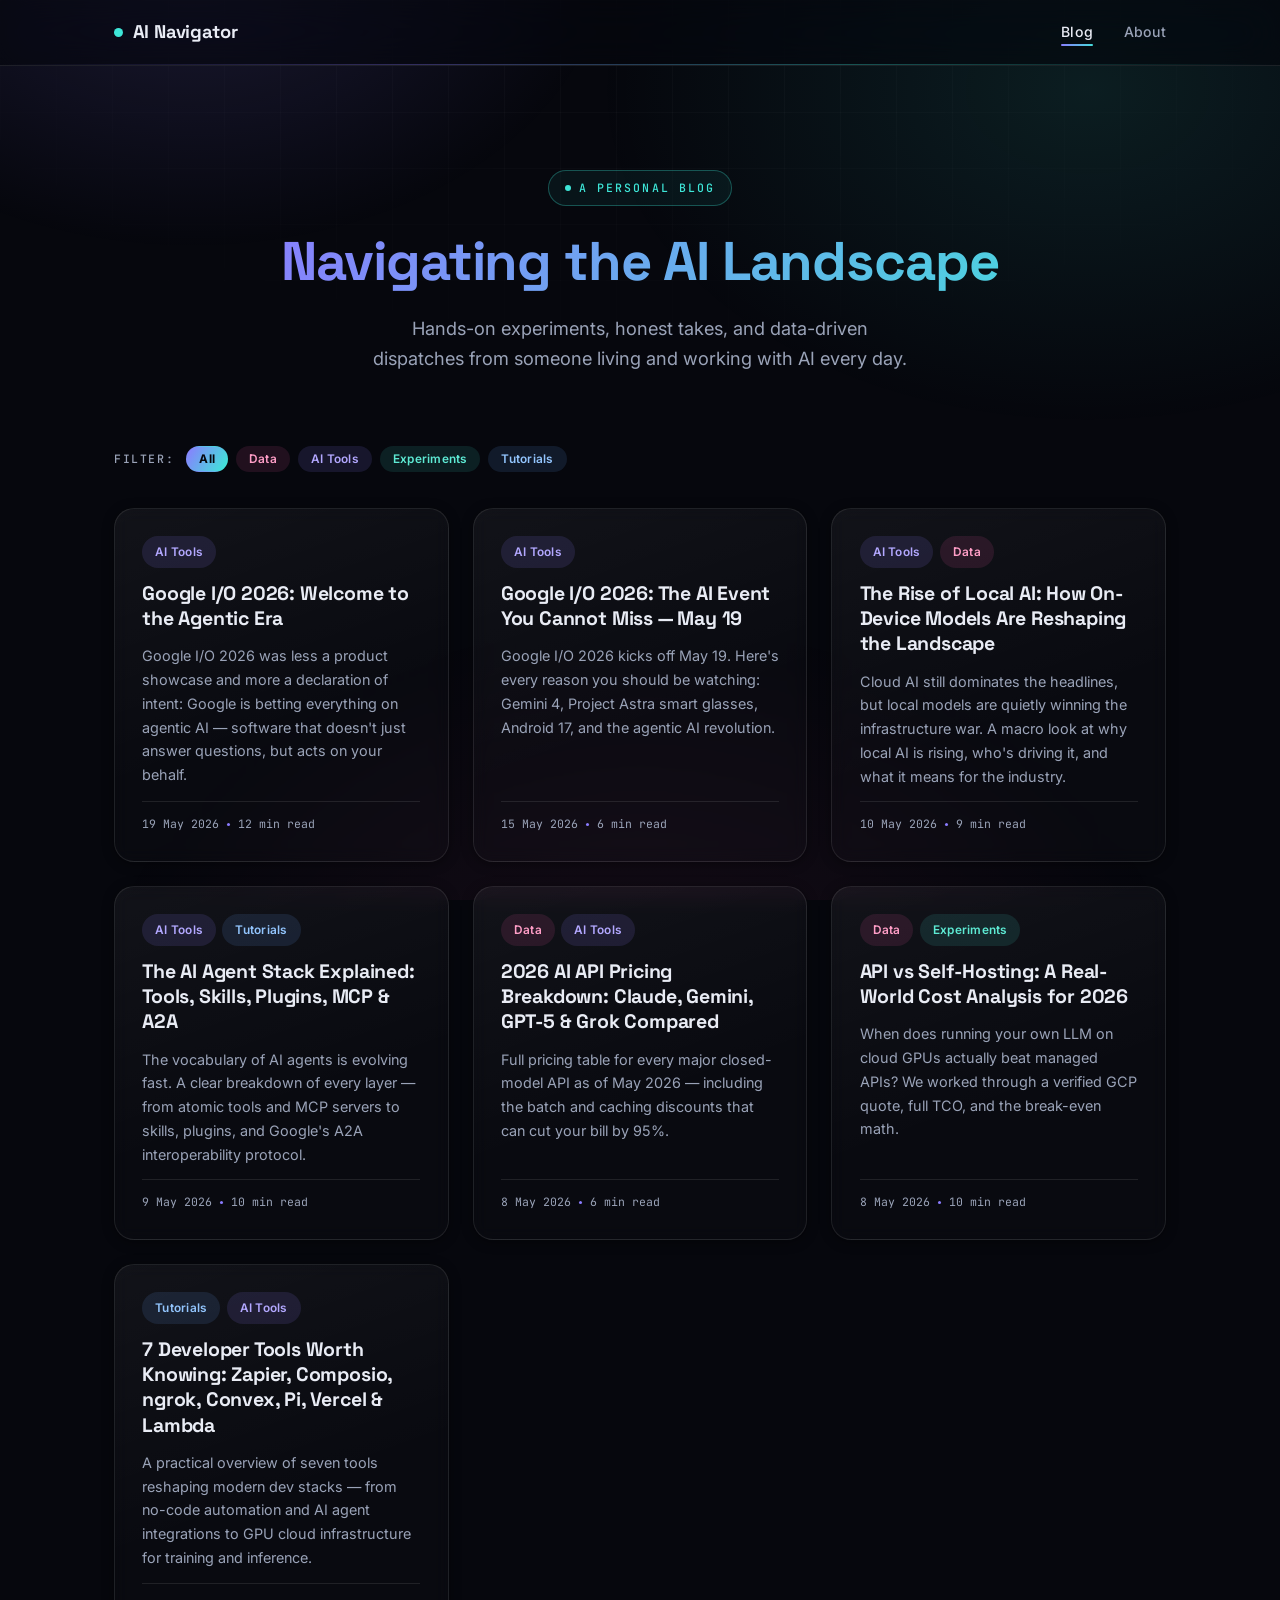
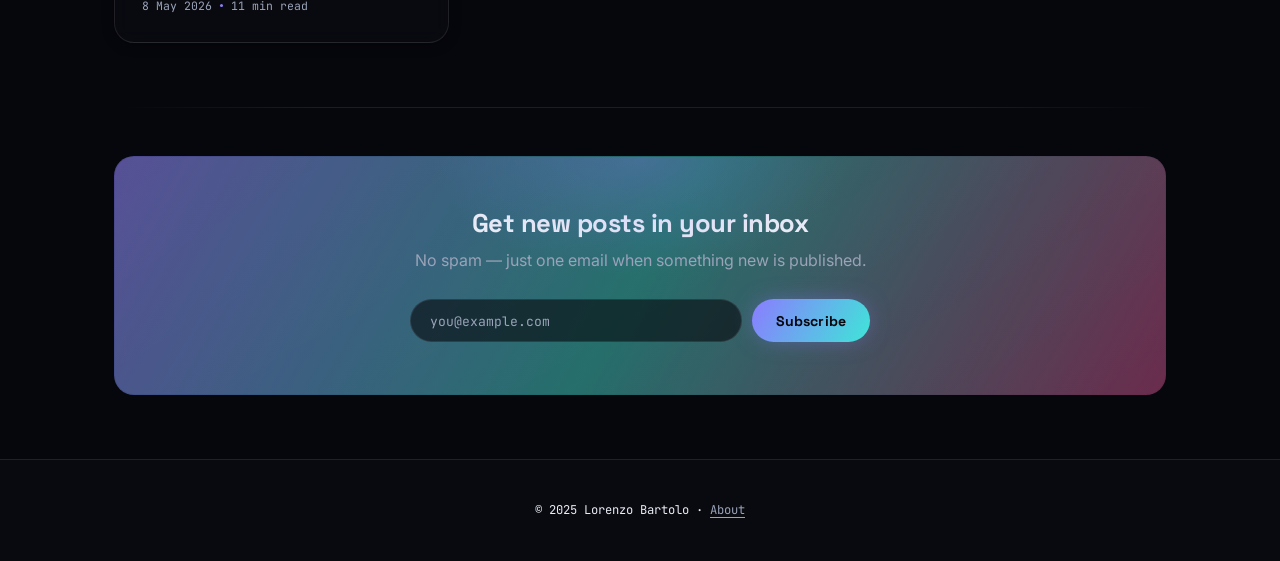
<file: index.html>
<!DOCTYPE html>
<html lang="en">
<head>
  <meta charset="UTF-8" />
  <meta name="viewport" content="width=device-width, initial-scale=1.0" />
  <title>AI Navigator — Lorenzo's AI Journey Blog</title>
  <meta name="description" content="Honest, data-driven dispatches from someone navigating the AI landscape every day." />
  <link rel="preconnect" href="https://fonts.googleapis.com" />
  <link rel="preconnect" href="https://fonts.gstatic.com" crossorigin />
  <link href="https://fonts.googleapis.com/css2?family=Space+Grotesk:wght@500;600;700&family=Inter:wght@400;500;600;700&family=JetBrains+Mono:wght@400;500;700&display=swap" rel="stylesheet" />
  <link rel="stylesheet" href="style.css" />
</head>
<body>

  <!-- ── Navigation ── -->
  <nav class="nav">
    <div class="nav__inner">
      <a href="index.html" class="nav__logo">
        <span class="nav__logo-dot"></span>
        AI Navigator
      </a>
      <ul class="nav__links">
        <li><a href="index.html" class="active">Blog</a></li>
        <li><a href="about.html">About</a></li>
      </ul>
    </div>
  </nav>

  <!-- ── Hero ── -->
  <header class="hero">
    <div class="hero__eyebrow">A personal blog</div>
    <h1 class="hero__title">Navigating the AI Landscape</h1>
    <p class="hero__desc">
      Hands-on experiments, honest takes, and data-driven dispatches from someone
      living and working with AI every day.
    </p>
  </header>

  <!-- ── Post Listing ── -->
  <main class="container" style="margin-bottom: 4rem;">

    <!-- Tag Filter Bar -->
    <div class="tag-bar" id="tag-filter" role="group" aria-label="Filter posts by tag">
      <!-- Populated by app.js -->
    </div>

    <!-- Post Grid -->
    <div class="post-grid" id="post-grid" role="list">
      <!-- Populated by app.js -->
    </div>

    <hr class="section-divider" />

    <!-- Newsletter -->
    <section class="newsletter" aria-label="Newsletter signup">
      <h2>Get new posts in your inbox</h2>
      <p>No spam — just one email when something new is published.</p>
      <form class="newsletter__form" id="newsletter-form" novalidate>
        <input
          class="newsletter__input"
          type="email"
          name="email"
          placeholder="you@example.com"
          autocomplete="email"
          aria-label="Email address"
          required
        />
        <button class="btn btn--primary" type="submit">Subscribe</button>
      </form>
      <div class="toast" id="newsletter-toast">✓ You're in — thanks for subscribing!</div>
    </section>

  </main>

  <!-- ── Footer ── -->
  <footer class="footer">
    <p>
      © 2025 Lorenzo Bartolo ·
      <a href="about.html">About</a>
    </p>
  </footer>

  <script src="app.js"></script>
</body>
</html>
</file>
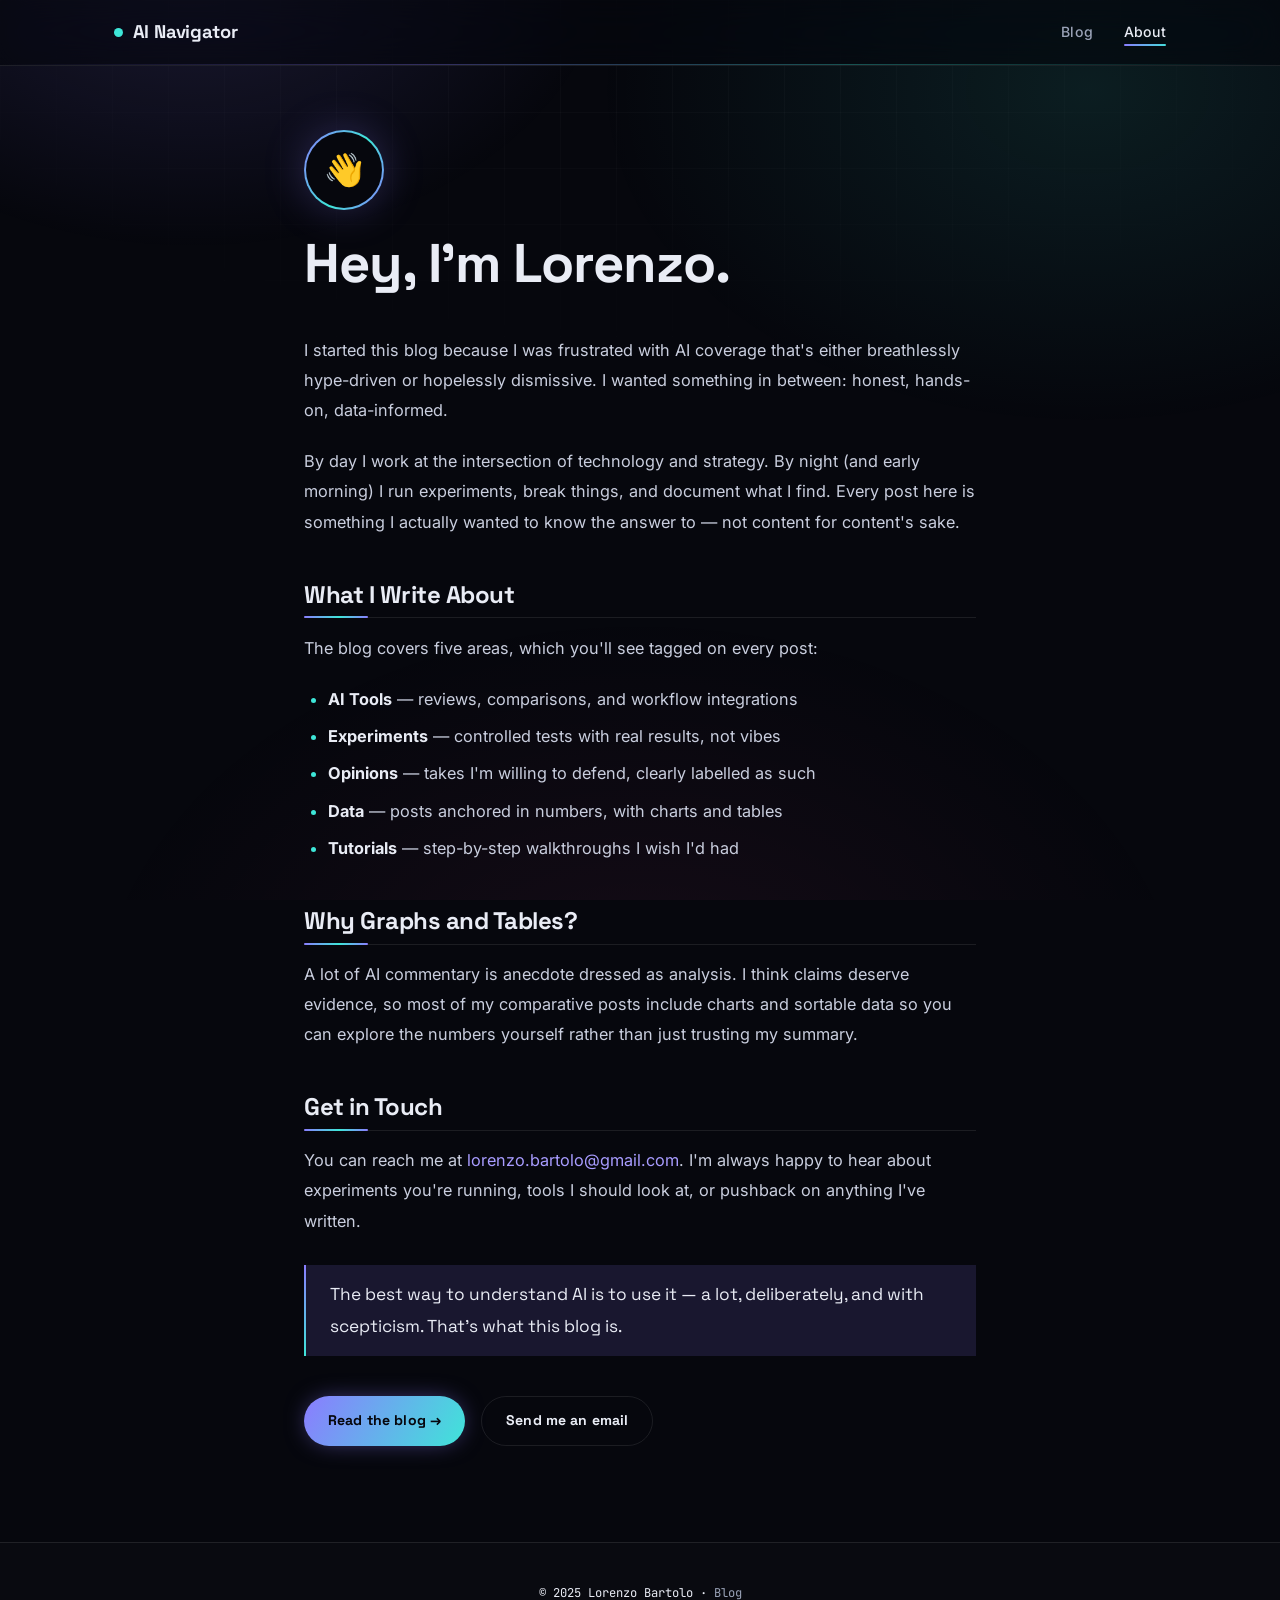
<file: about.html>
<!DOCTYPE html>
<html lang="en">
<head>
  <meta charset="UTF-8" />
  <meta name="viewport" content="width=device-width, initial-scale=1.0" />
  <title>About — AI Navigator</title>
  <meta name="description" content="About AI Navigator — Lorenzo Bartolo's blog on navigating the AI landscape." />
  <link rel="preconnect" href="https://fonts.googleapis.com" />
  <link rel="preconnect" href="https://fonts.gstatic.com" crossorigin />
  <link href="https://fonts.googleapis.com/css2?family=Space+Grotesk:wght@500;600;700&family=Inter:wght@400;500;600;700&family=JetBrains+Mono:wght@400;500;700&display=swap" rel="stylesheet" />
  <link rel="stylesheet" href="style.css" />
</head>
<body>

  <!-- ── Navigation ── -->
  <nav class="nav">
    <div class="nav__inner">
      <a href="index.html" class="nav__logo">
        <span class="nav__logo-dot"></span>
        AI Navigator
      </a>
      <ul class="nav__links">
        <li><a href="index.html">Blog</a></li>
        <li><a href="about.html" class="active">About</a></li>
      </ul>
    </div>
  </nav>

  <!-- ── About ── -->
  <main class="about-layout">

    <div class="about-header">
      <div class="about-avatar" aria-hidden="true">👋</div>
      <h1>Hey, I'm Lorenzo.</h1>
    </div>

    <div class="post-body">

      <p>
        I started this blog because I was frustrated with AI coverage that's either
        breathlessly hype-driven or hopelessly dismissive. I wanted something in between:
        honest, hands-on, data-informed.
      </p>

      <p>
        By day I work at the intersection of technology and strategy. By night (and early
        morning) I run experiments, break things, and document what I find. Every post here
        is something I actually wanted to know the answer to — not content for content's sake.
      </p>

      <h2>What I Write About</h2>

      <p>
        The blog covers five areas, which you'll see tagged on every post:
      </p>

      <ul>
        <li><strong>AI Tools</strong> — reviews, comparisons, and workflow integrations</li>
        <li><strong>Experiments</strong> — controlled tests with real results, not vibes</li>
        <li><strong>Opinions</strong> — takes I'm willing to defend, clearly labelled as such</li>
        <li><strong>Data</strong> — posts anchored in numbers, with charts and tables</li>
        <li><strong>Tutorials</strong> — step-by-step walkthroughs I wish I'd had</li>
      </ul>

      <h2>Why Graphs and Tables?</h2>

      <p>
        A lot of AI commentary is anecdote dressed as analysis. I think claims deserve
        evidence, so most of my comparative posts include charts and sortable data so you
        can explore the numbers yourself rather than just trusting my summary.
      </p>

      <h2>Get in Touch</h2>

      <p>
        You can reach me at
        <a href="mailto:lorenzo.bartolo@gmail.com">lorenzo.bartolo@gmail.com</a>.
        I'm always happy to hear about experiments you're running, tools I should look at,
        or pushback on anything I've written.
      </p>

      <blockquote>
        The best way to understand AI is to use it — a lot, deliberately, and with scepticism.
        That's what this blog is.
      </blockquote>

    </div>

    <div style="margin-top: 2.5rem; display: flex; gap: 1rem; flex-wrap: wrap;">
      <a href="index.html" class="btn btn--primary">Read the blog →</a>
      <a href="mailto:lorenzo.bartolo@gmail.com" class="btn btn--ghost">Send me an email</a>
    </div>

  </main>

  <!-- ── Footer ── -->
  <footer class="footer">
    <p>© 2025 Lorenzo Bartolo · <a href="index.html">Blog</a></p>
  </footer>

  <script src="app.js"></script>
</body>
</html>
</file>
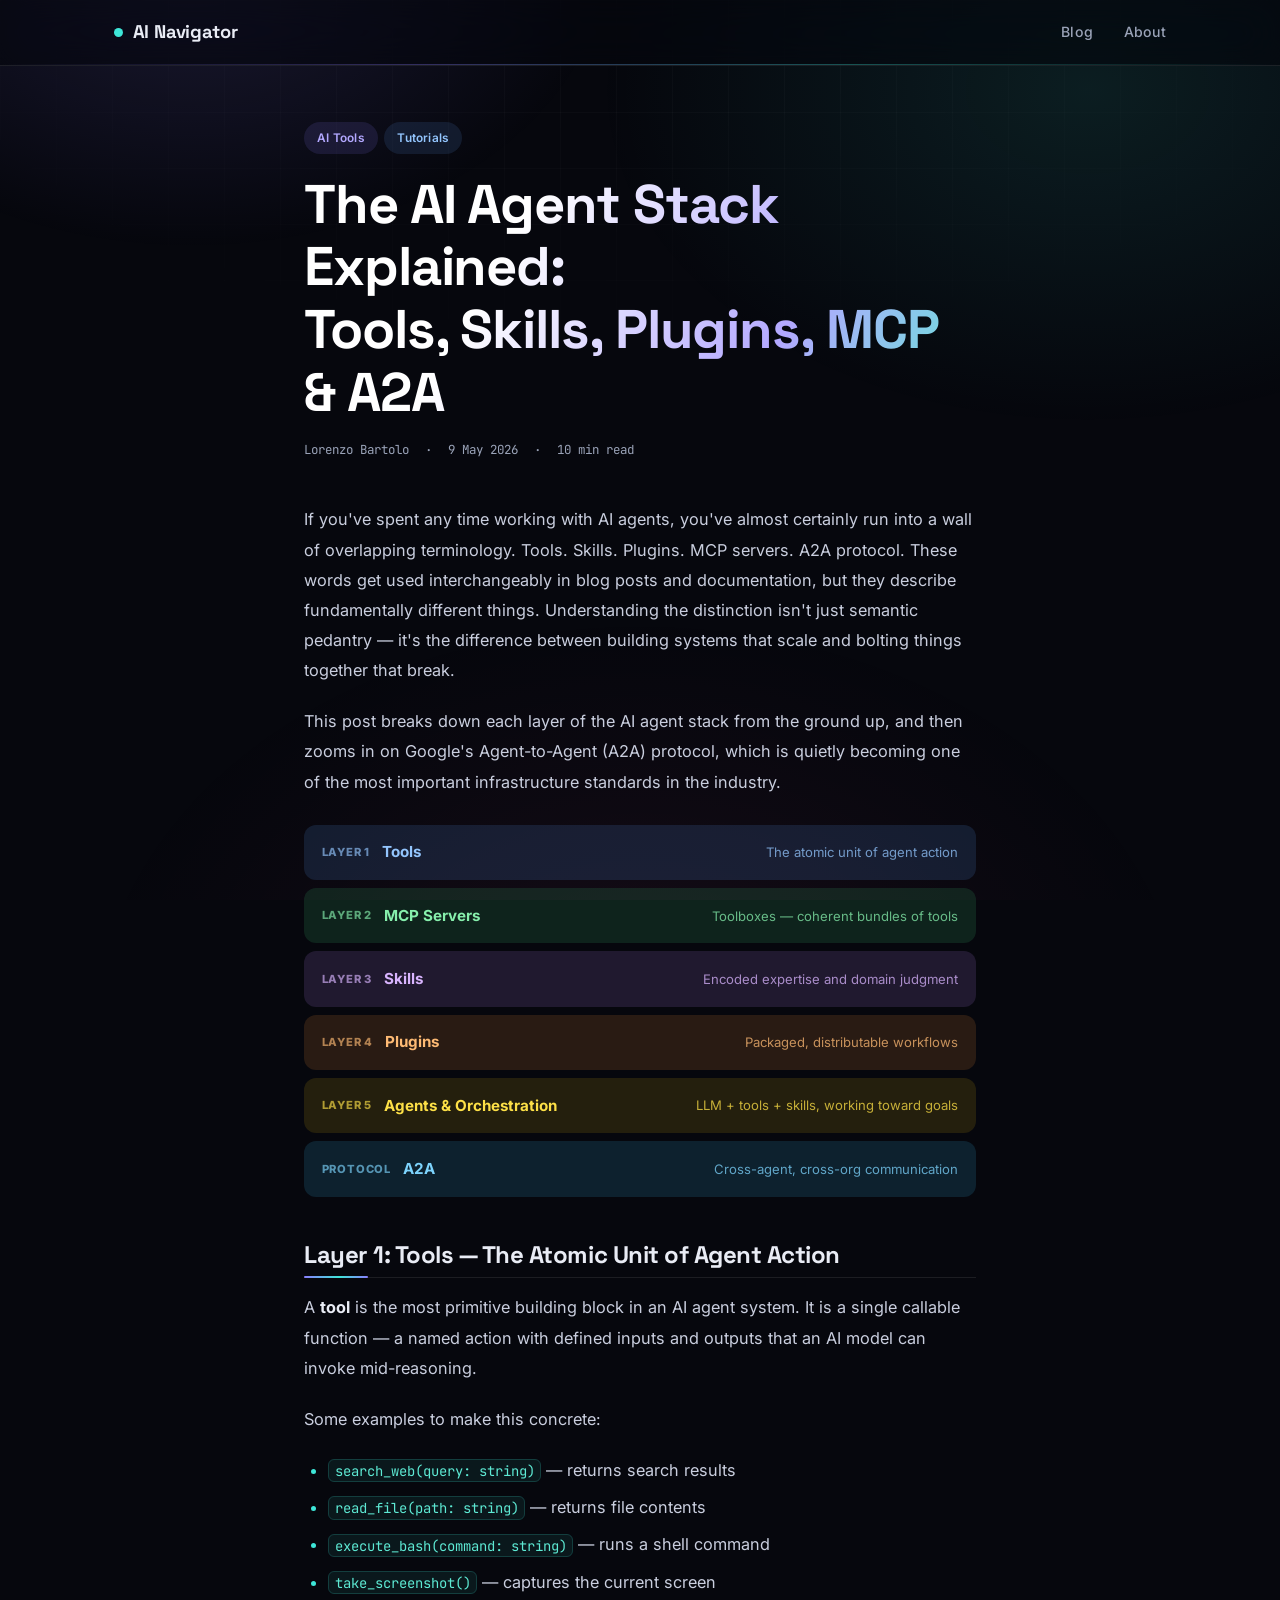
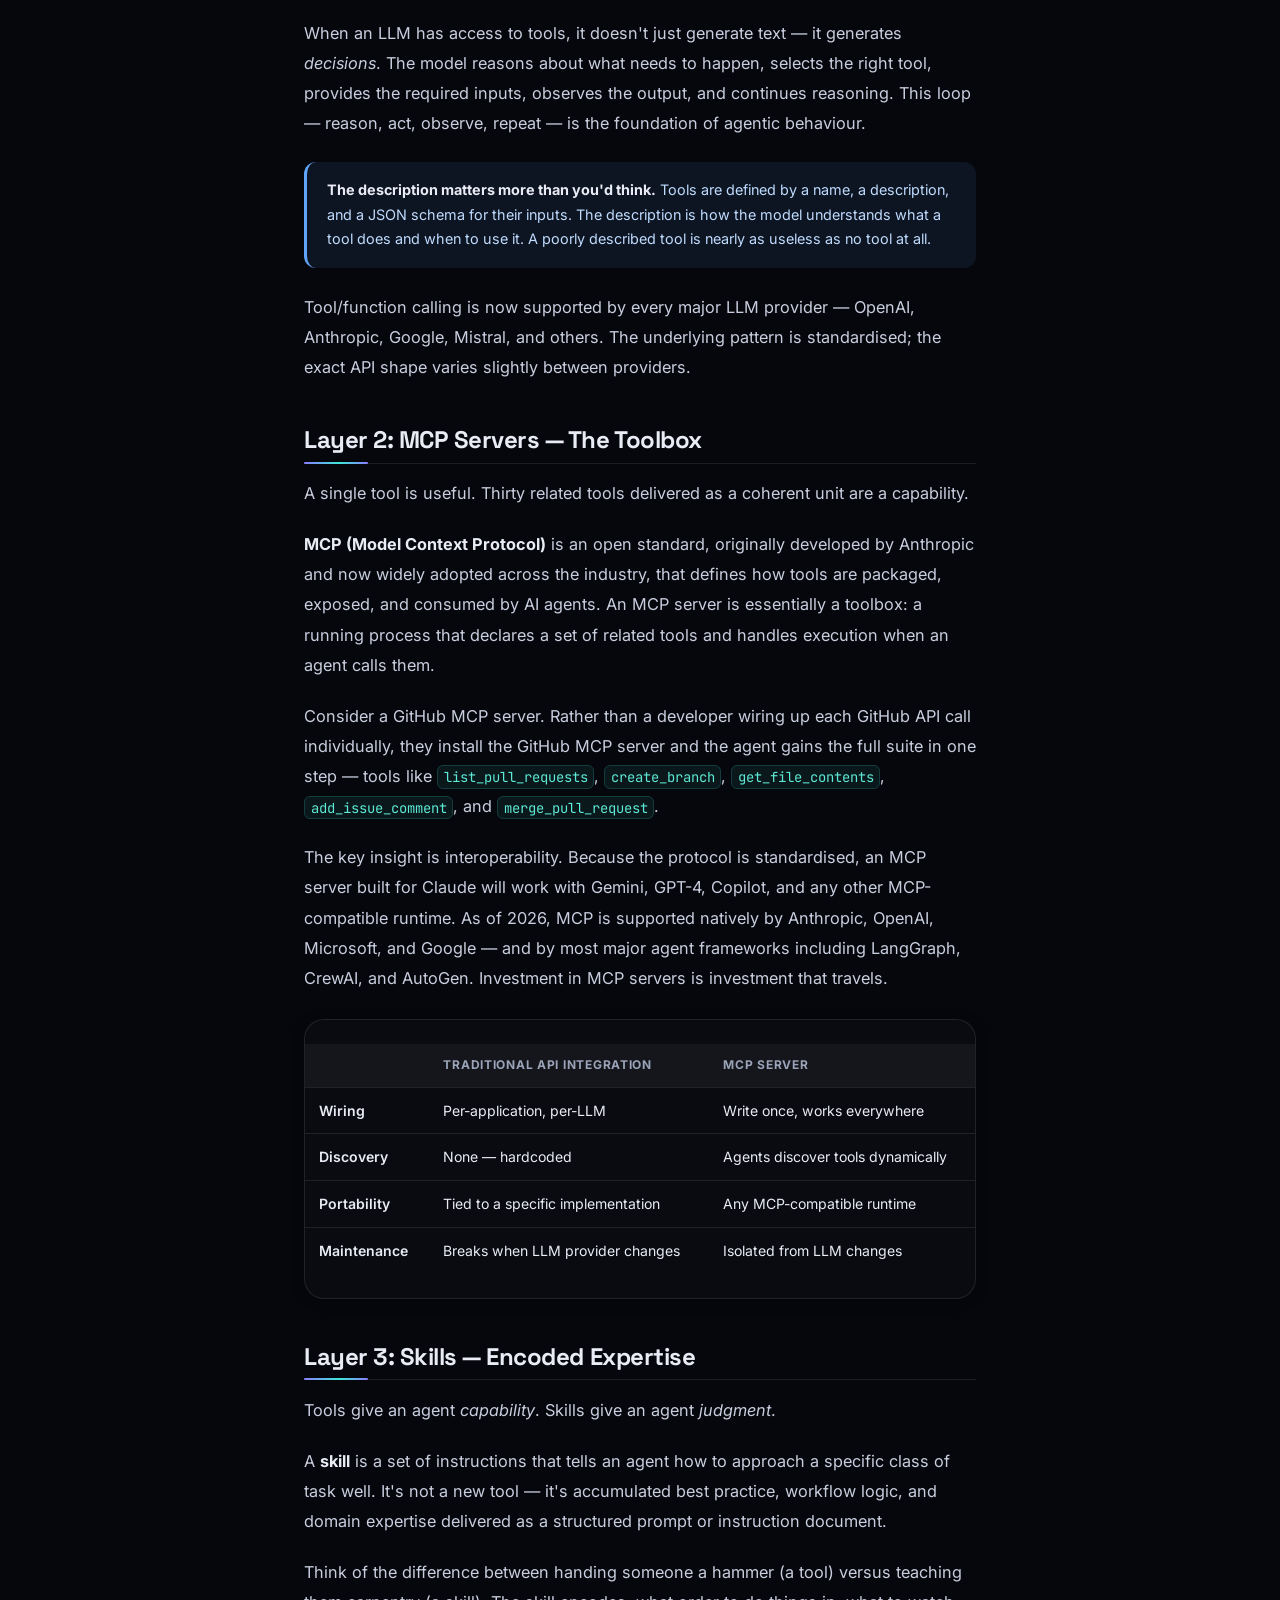
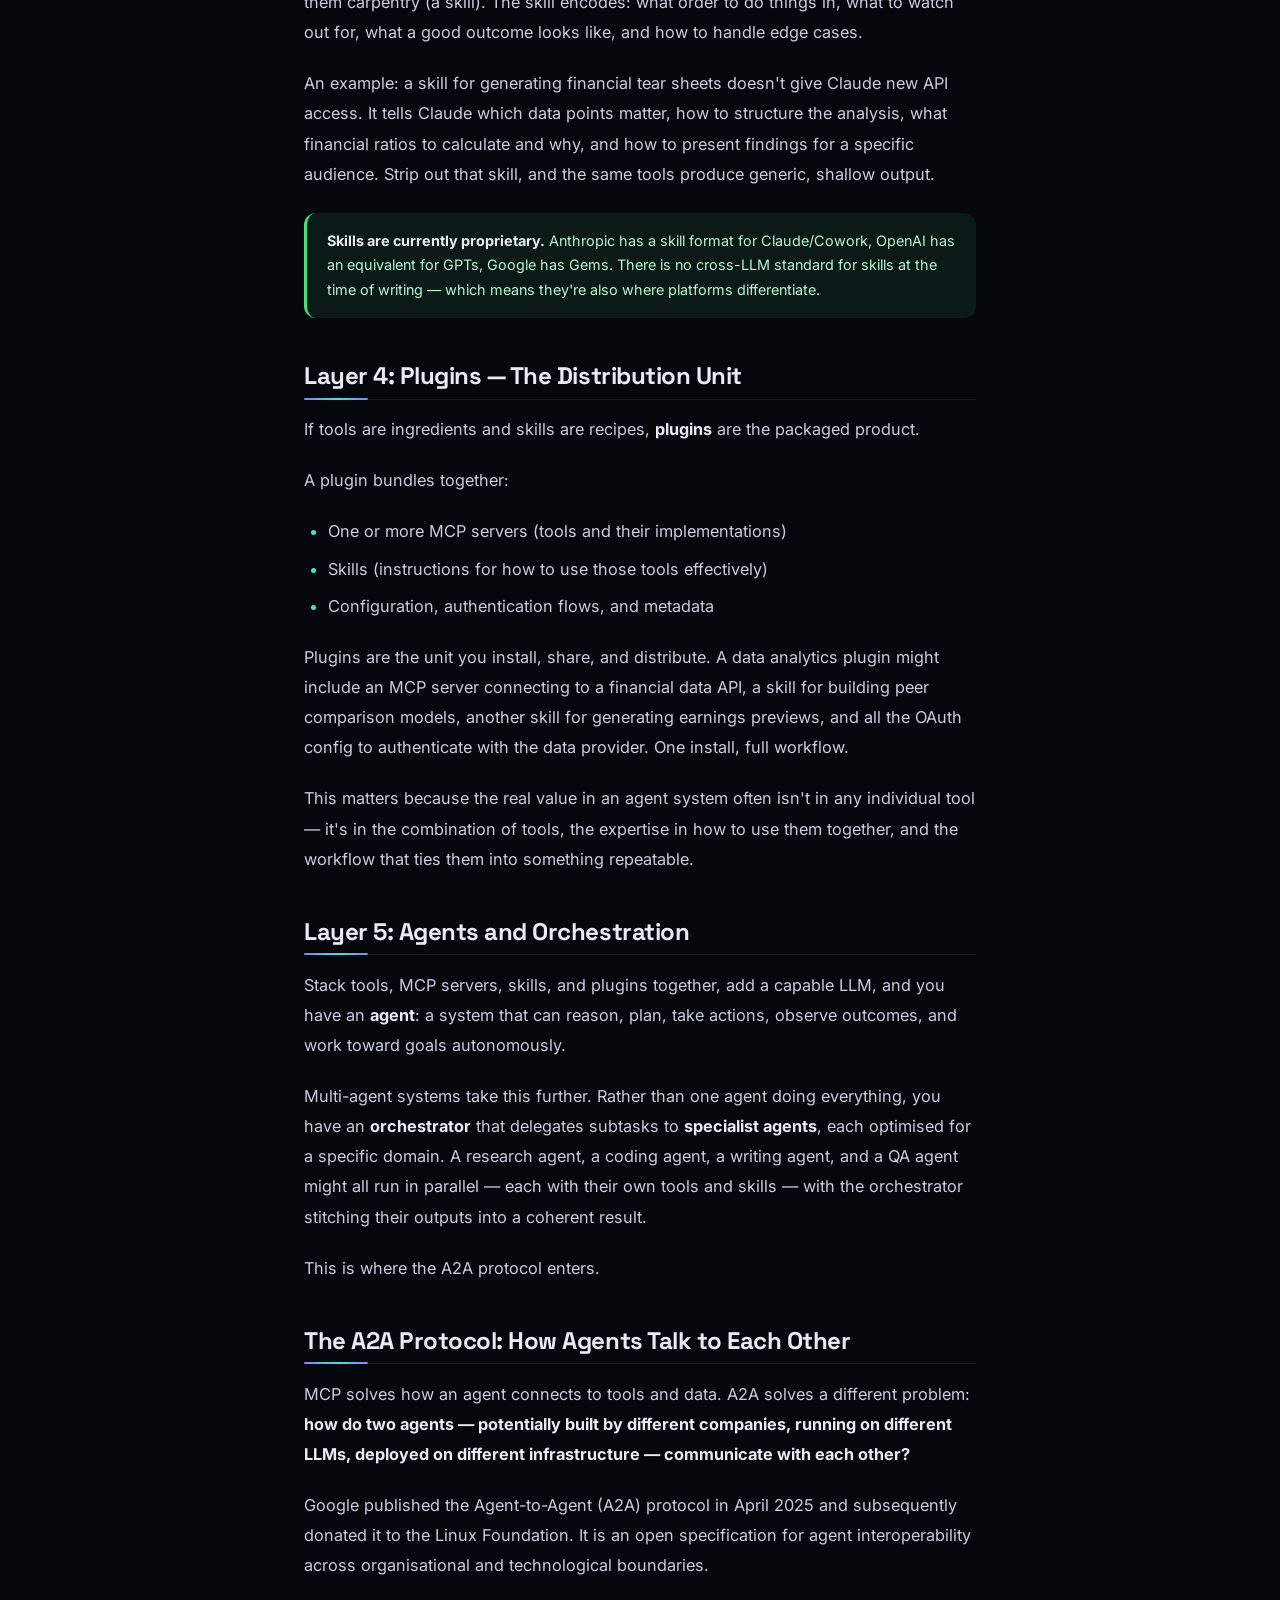
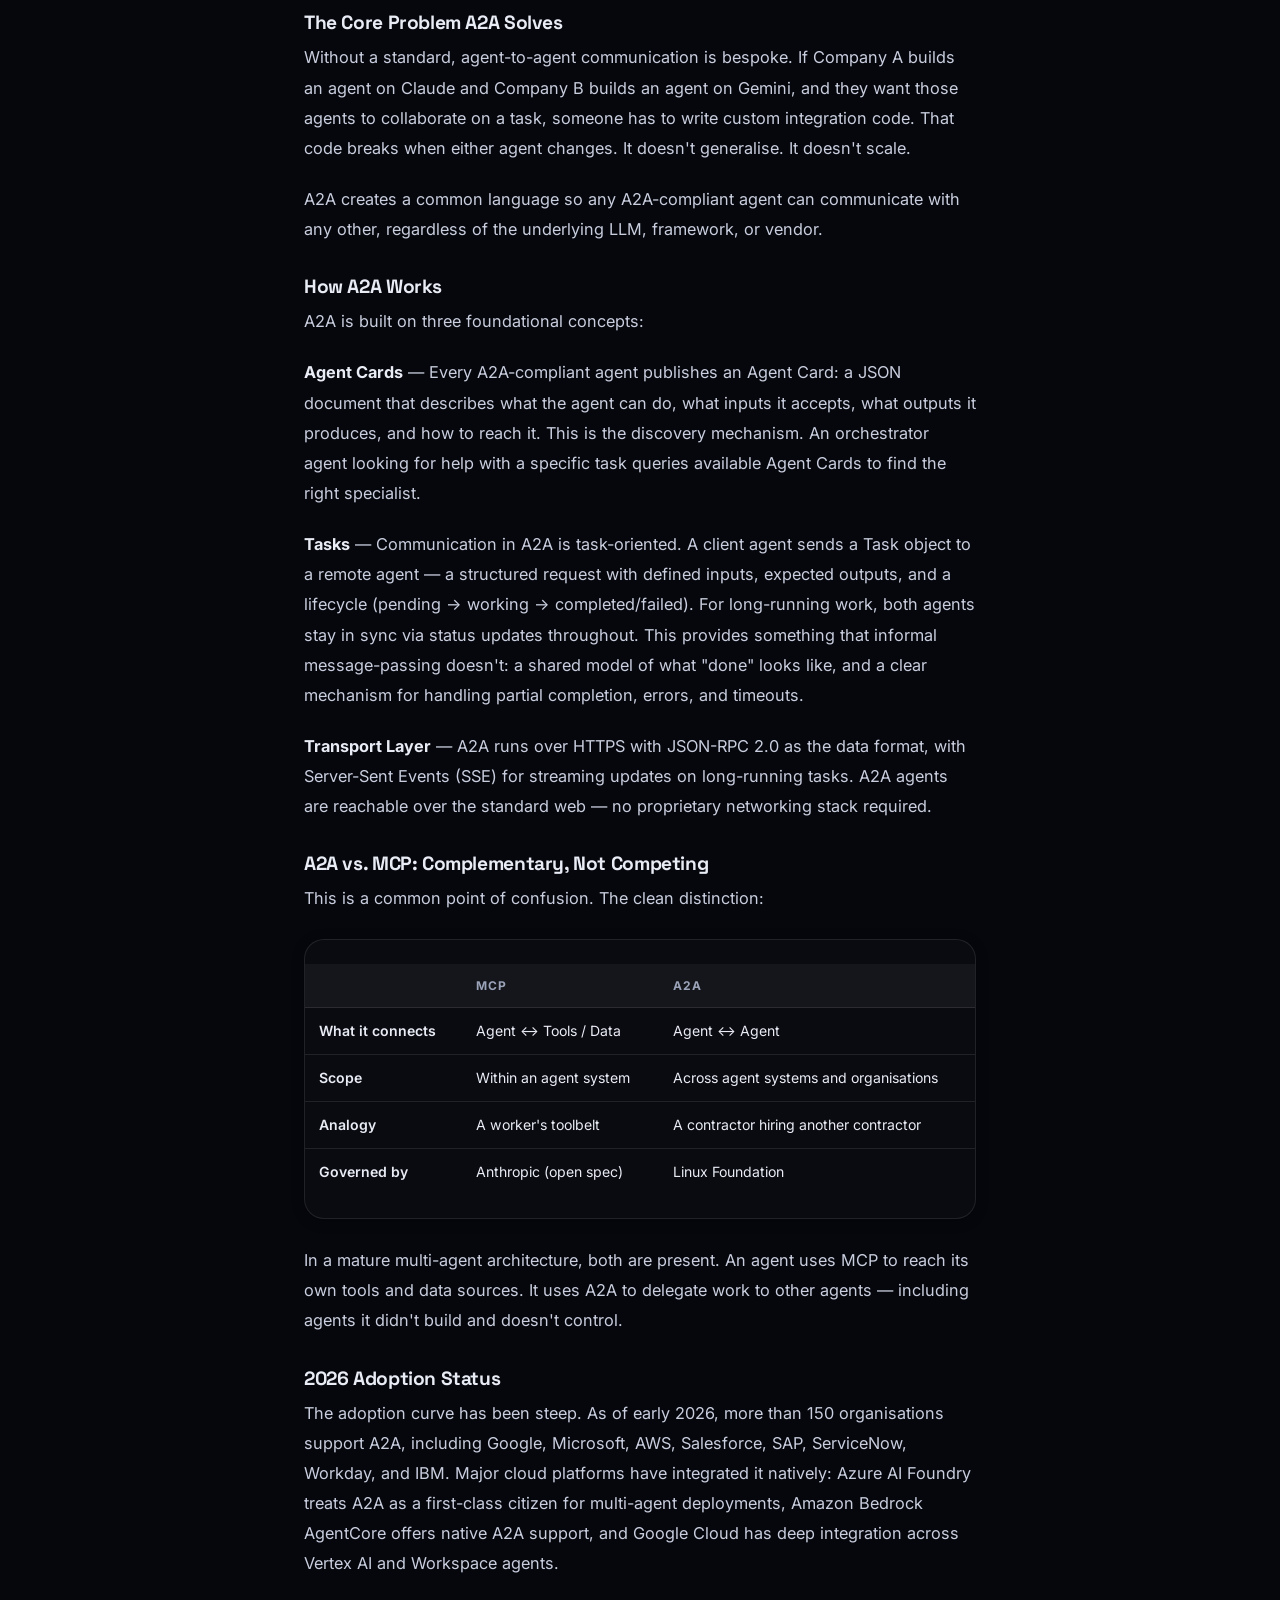
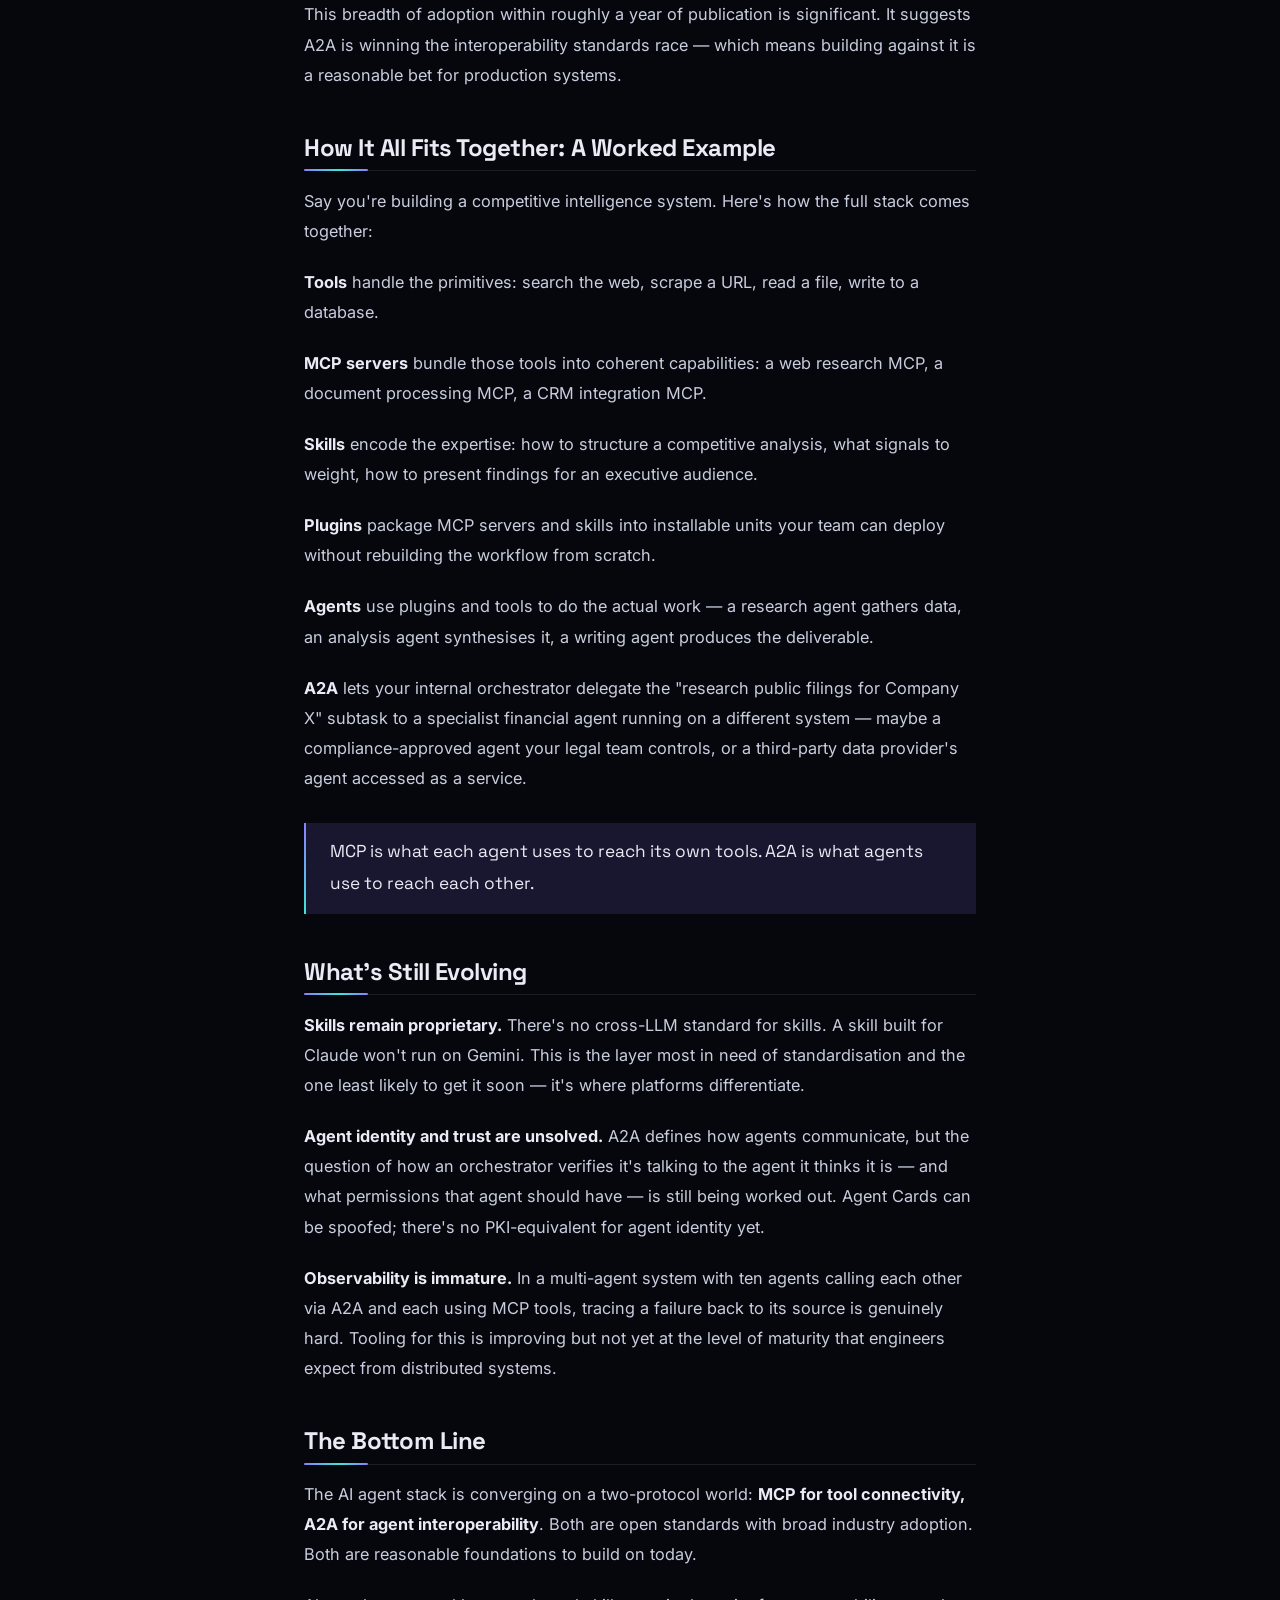
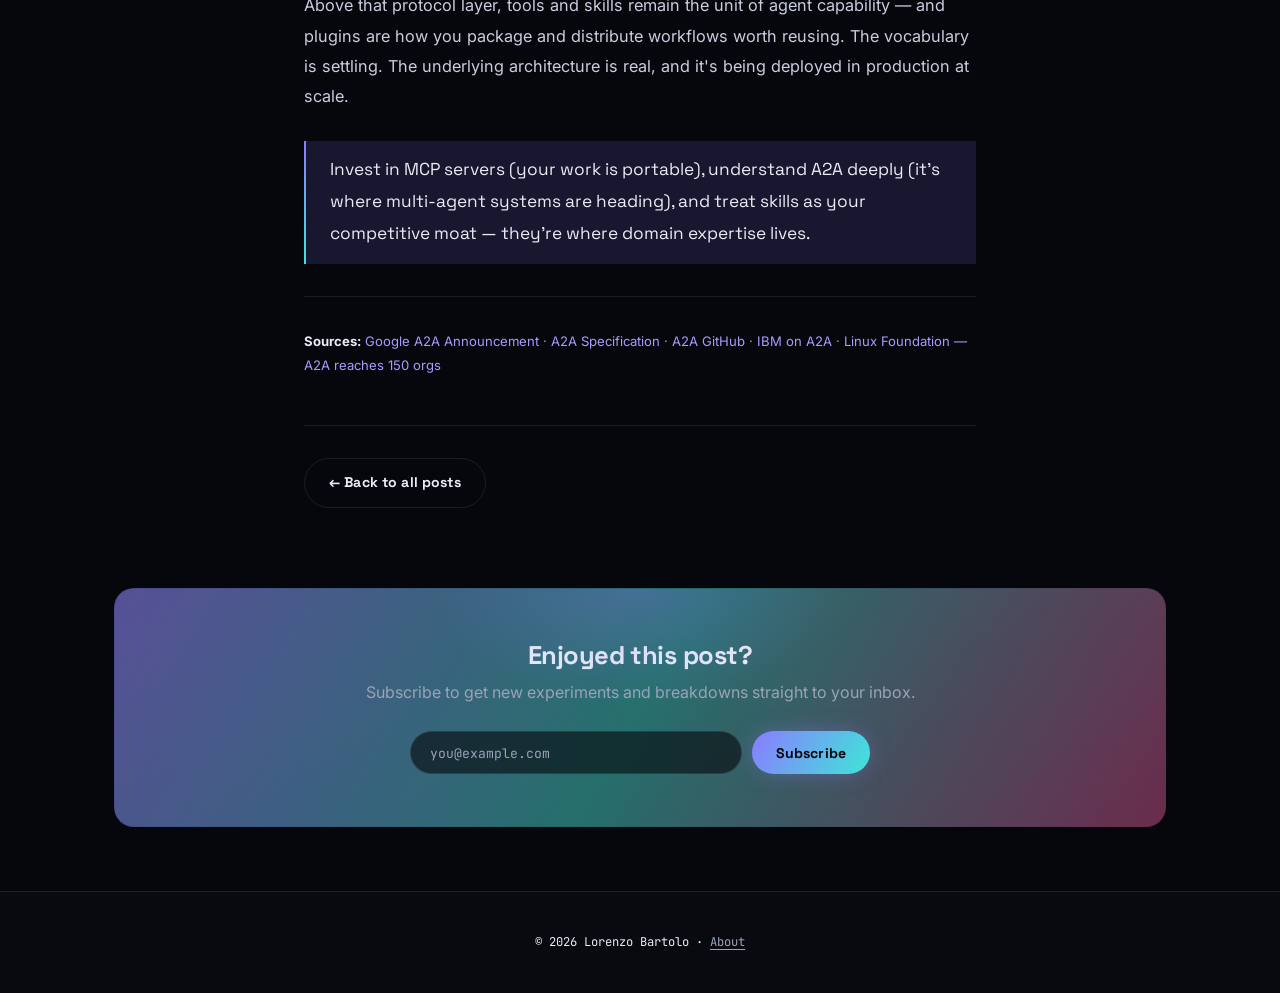
<file: post-agent-stack.html>
<!DOCTYPE html>
<html lang="en">
<head>
  <meta charset="UTF-8" />
  <meta name="viewport" content="width=device-width, initial-scale=1.0" />
  <title>The AI Agent Stack Explained: Tools, Skills, Plugins, MCP &amp; A2A — AI Navigator</title>
  <meta name="description" content="A clear-eyed breakdown of every layer of the AI agent stack — tools, MCP servers, skills, plugins, and Google's A2A protocol — and how they fit together." />
  <link rel="preconnect" href="https://fonts.googleapis.com" />
  <link rel="preconnect" href="https://fonts.gstatic.com" crossorigin />
  <link href="https://fonts.googleapis.com/css2?family=Space+Grotesk:wght@500;600;700&family=Inter:wght@400;500;600;700&family=JetBrains+Mono:wght@400;500;700&display=swap" rel="stylesheet" />
  <link rel="stylesheet" href="style.css" />
  <style>
    /* ── Callout boxes ── */
    .callout {
      border-radius: var(--radius);
      padding: 1rem 1.25rem;
      margin: 1.5rem 0;
      font-size: 0.9rem;
      line-height: 1.7;
      border-left: 3px solid;
    }
    .callout--info {
      background: var(--accent-light);
      border-color: var(--accent);
      color: #1e40af;
    }
    .callout--tip {
      background: #f0fdf4;
      border-color: #16a34a;
      color: #14532d;
    }
    .callout strong { font-weight: 700; }

    /* ── Layer badge ── */
    .layer-label {
      display: inline-block;
      font-size: 0.7rem;
      font-weight: 700;
      letter-spacing: 0.08em;
      text-transform: uppercase;
      padding: 0.2rem 0.6rem;
      border-radius: 4px;
      background: var(--accent-light);
      color: var(--accent);
      margin-bottom: 0.5rem;
    }

    /* ── Comparison tables ── */
    .cmp-table {
      width: 100%;
      border-collapse: collapse;
      font-size: 0.88rem;
      margin: 1.5rem 0;
    }
    .cmp-table th {
      background: var(--bg-subtle);
      padding: 0.65rem 0.9rem;
      text-align: left;
      font-size: 0.75rem;
      font-weight: 700;
      text-transform: uppercase;
      letter-spacing: .06em;
      color: var(--text-muted);
      border-bottom: 1px solid var(--border);
    }
    .cmp-table td {
      padding: 0.75rem 0.9rem;
      border-bottom: 1px solid var(--border);
      color: var(--text);
      vertical-align: top;
      line-height: 1.55;
    }
    .cmp-table tr:last-child td { border-bottom: none; }
    .cmp-table tr:hover td { background: var(--bg-subtle); }
    .cmp-table td:first-child { font-weight: 600; white-space: nowrap; }

    /* ── Stack diagram ── */
    .stack-diagram {
      display: flex;
      flex-direction: column;
      gap: 0.5rem;
      margin: 1.75rem 0;
    }
    .stack-layer {
      border-radius: var(--radius);
      padding: 0.85rem 1.1rem;
      display: flex;
      align-items: center;
      gap: 0.75rem;
    }
    .stack-layer__num {
      font-size: 0.7rem;
      font-weight: 800;
      letter-spacing: 0.07em;
      text-transform: uppercase;
      opacity: 0.65;
      min-width: 3rem;
    }
    .stack-layer__name {
      font-weight: 700;
      font-size: 0.95rem;
    }
    .stack-layer__desc {
      font-size: 0.82rem;
      opacity: 0.75;
      margin-left: auto;
      text-align: right;
    }
    .stack-layer--l1 { background: #eff6ff; color: #1e40af; }
    .stack-layer--l2 { background: #f0fdf4; color: #14532d; }
    .stack-layer--l3 { background: #fdf4ff; color: #6b21a8; }
    .stack-layer--l4 { background: #fff7ed; color: #9a3412; }
    .stack-layer--l5 { background: #fefce8; color: #854d0e; }
    .stack-layer--l6 { background: #f0f9ff; color: #0c4a6e; }

    @media (max-width: 600px) {
      .stack-layer__desc { display: none; }
      .cmp-table { font-size: 0.8rem; }
    }
  </style>
</head>
<body>

  <!-- ── Navigation ── -->
  <nav class="nav">
    <div class="nav__inner">
      <a href="index.html" class="nav__logo">
        <span class="nav__logo-dot"></span>
        AI Navigator
      </a>
      <ul class="nav__links">
        <li><a href="index.html">Blog</a></li>
        <li><a href="about.html">About</a></li>
      </ul>
    </div>
  </nav>

  <!-- ── Post ── -->
  <article class="post-layout">

    <header class="post-header">
      <div class="post-header__tags">
        <span class="tag tag--ai-tools">AI Tools</span>
        <span class="tag tag--tutorials">Tutorials</span>
      </div>
      <h1 class="post-header__title">
        The AI Agent Stack Explained:<br />Tools, Skills, Plugins, MCP &amp; A2A
      </h1>
      <div class="post-header__meta">
        <span>Lorenzo Bartolo</span>
        <span>·</span>
        <span>9 May 2026</span>
        <span>·</span>
        <span>10 min read</span>
      </div>
    </header>

    <div class="post-body">

      <p>
        If you've spent any time working with AI agents, you've almost certainly run into a wall
        of overlapping terminology. Tools. Skills. Plugins. MCP servers. A2A protocol. These
        words get used interchangeably in blog posts and documentation, but they describe
        fundamentally different things. Understanding the distinction isn't just semantic
        pedantry — it's the difference between building systems that scale and bolting things
        together that break.
      </p>

      <p>
        This post breaks down each layer of the AI agent stack from the ground up, and then
        zooms in on Google's Agent-to-Agent (A2A) protocol, which is quietly becoming one of
        the most important infrastructure standards in the industry.
      </p>

      <!-- Stack overview diagram -->
      <div class="stack-diagram">
        <div class="stack-layer stack-layer--l1">
          <span class="stack-layer__num">Layer 1</span>
          <span class="stack-layer__name">Tools</span>
          <span class="stack-layer__desc">The atomic unit of agent action</span>
        </div>
        <div class="stack-layer stack-layer--l2">
          <span class="stack-layer__num">Layer 2</span>
          <span class="stack-layer__name">MCP Servers</span>
          <span class="stack-layer__desc">Toolboxes — coherent bundles of tools</span>
        </div>
        <div class="stack-layer stack-layer--l3">
          <span class="stack-layer__num">Layer 3</span>
          <span class="stack-layer__name">Skills</span>
          <span class="stack-layer__desc">Encoded expertise and domain judgment</span>
        </div>
        <div class="stack-layer stack-layer--l4">
          <span class="stack-layer__num">Layer 4</span>
          <span class="stack-layer__name">Plugins</span>
          <span class="stack-layer__desc">Packaged, distributable workflows</span>
        </div>
        <div class="stack-layer stack-layer--l5">
          <span class="stack-layer__num">Layer 5</span>
          <span class="stack-layer__name">Agents &amp; Orchestration</span>
          <span class="stack-layer__desc">LLM + tools + skills, working toward goals</span>
        </div>
        <div class="stack-layer stack-layer--l6">
          <span class="stack-layer__num">Protocol</span>
          <span class="stack-layer__name">A2A</span>
          <span class="stack-layer__desc">Cross-agent, cross-org communication</span>
        </div>
      </div>

      <!-- Layer 1 -->
      <h2>Layer 1: Tools — The Atomic Unit of Agent Action</h2>

      <p>
        A <strong>tool</strong> is the most primitive building block in an AI agent system. It
        is a single callable function — a named action with defined inputs and outputs that an
        AI model can invoke mid-reasoning.
      </p>

      <p>Some examples to make this concrete:</p>

      <ul>
        <li><code>search_web(query: string)</code> — returns search results</li>
        <li><code>read_file(path: string)</code> — returns file contents</li>
        <li><code>execute_bash(command: string)</code> — runs a shell command</li>
        <li><code>take_screenshot()</code> — captures the current screen</li>
      </ul>

      <p>
        When an LLM has access to tools, it doesn't just generate text — it generates
        <em>decisions</em>. The model reasons about what needs to happen, selects the right
        tool, provides the required inputs, observes the output, and continues reasoning. This
        loop — reason, act, observe, repeat — is the foundation of agentic behaviour.
      </p>

      <div class="callout callout--info">
        <strong>The description matters more than you'd think.</strong> Tools are defined by a
        name, a description, and a JSON schema for their inputs. The description is how the
        model understands what a tool does and when to use it. A poorly described tool is
        nearly as useless as no tool at all.
      </div>

      <p>
        Tool/function calling is now supported by every major LLM provider — OpenAI, Anthropic,
        Google, Mistral, and others. The underlying pattern is standardised; the exact API shape
        varies slightly between providers.
      </p>

      <!-- Layer 2 -->
      <h2>Layer 2: MCP Servers — The Toolbox</h2>

      <p>
        A single tool is useful. Thirty related tools delivered as a coherent unit are a
        capability.
      </p>

      <p>
        <strong>MCP (Model Context Protocol)</strong> is an open standard, originally developed
        by Anthropic and now widely adopted across the industry, that defines how tools are
        packaged, exposed, and consumed by AI agents. An MCP server is essentially a toolbox:
        a running process that declares a set of related tools and handles execution when an
        agent calls them.
      </p>

      <p>
        Consider a GitHub MCP server. Rather than a developer wiring up each GitHub API call
        individually, they install the GitHub MCP server and the agent gains the full suite
        in one step — tools like <code>list_pull_requests</code>, <code>create_branch</code>,
        <code>get_file_contents</code>, <code>add_issue_comment</code>, and
        <code>merge_pull_request</code>.
      </p>

      <p>
        The key insight is interoperability. Because the protocol is standardised, an MCP server
        built for Claude will work with Gemini, GPT-4, Copilot, and any other MCP-compatible
        runtime. As of 2026, MCP is supported natively by Anthropic, OpenAI, Microsoft, and
        Google — and by most major agent frameworks including LangGraph, CrewAI, and AutoGen.
        Investment in MCP servers is investment that travels.
      </p>

      <div class="table-wrap">
        <table class="cmp-table">
          <thead>
            <tr>
              <th></th>
              <th>Traditional API Integration</th>
              <th>MCP Server</th>
            </tr>
          </thead>
          <tbody>
            <tr>
              <td>Wiring</td>
              <td>Per-application, per-LLM</td>
              <td>Write once, works everywhere</td>
            </tr>
            <tr>
              <td>Discovery</td>
              <td>None — hardcoded</td>
              <td>Agents discover tools dynamically</td>
            </tr>
            <tr>
              <td>Portability</td>
              <td>Tied to a specific implementation</td>
              <td>Any MCP-compatible runtime</td>
            </tr>
            <tr>
              <td>Maintenance</td>
              <td>Breaks when LLM provider changes</td>
              <td>Isolated from LLM changes</td>
            </tr>
          </tbody>
        </table>
      </div>

      <!-- Layer 3 -->
      <h2>Layer 3: Skills — Encoded Expertise</h2>

      <p>
        Tools give an agent <em>capability</em>. Skills give an agent <em>judgment</em>.
      </p>

      <p>
        A <strong>skill</strong> is a set of instructions that tells an agent how to approach
        a specific class of task well. It's not a new tool — it's accumulated best practice,
        workflow logic, and domain expertise delivered as a structured prompt or instruction
        document.
      </p>

      <p>
        Think of the difference between handing someone a hammer (a tool) versus teaching them
        carpentry (a skill). The skill encodes: what order to do things in, what to watch out
        for, what a good outcome looks like, and how to handle edge cases.
      </p>

      <p>
        An example: a skill for generating financial tear sheets doesn't give Claude new API
        access. It tells Claude which data points matter, how to structure the analysis, what
        financial ratios to calculate and why, and how to present findings for a specific
        audience. Strip out that skill, and the same tools produce generic, shallow output.
      </p>

      <div class="callout callout--tip">
        <strong>Skills are currently proprietary.</strong> Anthropic has a skill format for
        Claude/Cowork, OpenAI has an equivalent for GPTs, Google has Gems. There is no
        cross-LLM standard for skills at the time of writing — which means they're also where
        platforms differentiate.
      </div>

      <!-- Layer 4 -->
      <h2>Layer 4: Plugins — The Distribution Unit</h2>

      <p>
        If tools are ingredients and skills are recipes, <strong>plugins</strong> are the
        packaged product.
      </p>

      <p>A plugin bundles together:</p>

      <ul>
        <li>One or more MCP servers (tools and their implementations)</li>
        <li>Skills (instructions for how to use those tools effectively)</li>
        <li>Configuration, authentication flows, and metadata</li>
      </ul>

      <p>
        Plugins are the unit you install, share, and distribute. A data analytics plugin might
        include an MCP server connecting to a financial data API, a skill for building peer
        comparison models, another skill for generating earnings previews, and all the OAuth
        config to authenticate with the data provider. One install, full workflow.
      </p>

      <p>
        This matters because the real value in an agent system often isn't in any individual
        tool — it's in the combination of tools, the expertise in how to use them together,
        and the workflow that ties them into something repeatable.
      </p>

      <!-- Layer 5 -->
      <h2>Layer 5: Agents and Orchestration</h2>

      <p>
        Stack tools, MCP servers, skills, and plugins together, add a capable LLM, and you have
        an <strong>agent</strong>: a system that can reason, plan, take actions, observe
        outcomes, and work toward goals autonomously.
      </p>

      <p>
        Multi-agent systems take this further. Rather than one agent doing everything, you have
        an <strong>orchestrator</strong> that delegates subtasks to <strong>specialist
        agents</strong>, each optimised for a specific domain. A research agent, a coding agent,
        a writing agent, and a QA agent might all run in parallel — each with their own tools
        and skills — with the orchestrator stitching their outputs into a coherent result.
      </p>

      <p>This is where the A2A protocol enters.</p>

      <!-- A2A -->
      <h2>The A2A Protocol: How Agents Talk to Each Other</h2>

      <p>
        MCP solves how an agent connects to tools and data. A2A solves a different problem:
        <strong>how do two agents — potentially built by different companies, running on
        different LLMs, deployed on different infrastructure — communicate with each
        other?</strong>
      </p>

      <p>
        Google published the Agent-to-Agent (A2A) protocol in April 2025 and subsequently
        donated it to the Linux Foundation. It is an open specification for agent
        interoperability across organisational and technological boundaries.
      </p>

      <h3>The Core Problem A2A Solves</h3>

      <p>
        Without a standard, agent-to-agent communication is bespoke. If Company A builds an
        agent on Claude and Company B builds an agent on Gemini, and they want those agents to
        collaborate on a task, someone has to write custom integration code. That code breaks
        when either agent changes. It doesn't generalise. It doesn't scale.
      </p>

      <p>
        A2A creates a common language so any A2A-compliant agent can communicate with any
        other, regardless of the underlying LLM, framework, or vendor.
      </p>

      <h3>How A2A Works</h3>

      <p>A2A is built on three foundational concepts:</p>

      <p>
        <strong>Agent Cards</strong> — Every A2A-compliant agent publishes an Agent Card: a
        JSON document that describes what the agent can do, what inputs it accepts, what outputs
        it produces, and how to reach it. This is the discovery mechanism. An orchestrator
        agent looking for help with a specific task queries available Agent Cards to find the
        right specialist.
      </p>

      <p>
        <strong>Tasks</strong> — Communication in A2A is task-oriented. A client agent sends
        a Task object to a remote agent — a structured request with defined inputs, expected
        outputs, and a lifecycle (pending → working → completed/failed). For long-running work,
        both agents stay in sync via status updates throughout. This provides something that
        informal message-passing doesn't: a shared model of what "done" looks like, and a
        clear mechanism for handling partial completion, errors, and timeouts.
      </p>

      <p>
        <strong>Transport Layer</strong> — A2A runs over HTTPS with JSON-RPC 2.0 as the data
        format, with Server-Sent Events (SSE) for streaming updates on long-running tasks.
        A2A agents are reachable over the standard web — no proprietary networking stack
        required.
      </p>

      <h3>A2A vs. MCP: Complementary, Not Competing</h3>

      <p>
        This is a common point of confusion. The clean distinction:
      </p>

      <div class="table-wrap">
        <table class="cmp-table">
          <thead>
            <tr>
              <th></th>
              <th>MCP</th>
              <th>A2A</th>
            </tr>
          </thead>
          <tbody>
            <tr>
              <td>What it connects</td>
              <td>Agent ↔ Tools / Data</td>
              <td>Agent ↔ Agent</td>
            </tr>
            <tr>
              <td>Scope</td>
              <td>Within an agent system</td>
              <td>Across agent systems and organisations</td>
            </tr>
            <tr>
              <td>Analogy</td>
              <td>A worker's toolbelt</td>
              <td>A contractor hiring another contractor</td>
            </tr>
            <tr>
              <td>Governed by</td>
              <td>Anthropic (open spec)</td>
              <td>Linux Foundation</td>
            </tr>
          </tbody>
        </table>
      </div>

      <p>
        In a mature multi-agent architecture, both are present. An agent uses MCP to reach its
        own tools and data sources. It uses A2A to delegate work to other agents — including
        agents it didn't build and doesn't control.
      </p>

      <h3>2026 Adoption Status</h3>

      <p>
        The adoption curve has been steep. As of early 2026, more than 150 organisations
        support A2A, including Google, Microsoft, AWS, Salesforce, SAP, ServiceNow, Workday,
        and IBM. Major cloud platforms have integrated it natively: Azure AI Foundry treats
        A2A as a first-class citizen for multi-agent deployments, Amazon Bedrock AgentCore
        offers native A2A support, and Google Cloud has deep integration across Vertex AI and
        Workspace agents.
      </p>

      <p>
        This breadth of adoption within roughly a year of publication is significant. It
        suggests A2A is winning the interoperability standards race — which means building
        against it is a reasonable bet for production systems.
      </p>

      <!-- Worked example -->
      <h2>How It All Fits Together: A Worked Example</h2>

      <p>
        Say you're building a competitive intelligence system. Here's how the full stack comes
        together:
      </p>

      <p>
        <strong>Tools</strong> handle the primitives: search the web, scrape a URL, read a
        file, write to a database.
      </p>

      <p>
        <strong>MCP servers</strong> bundle those tools into coherent capabilities: a web
        research MCP, a document processing MCP, a CRM integration MCP.
      </p>

      <p>
        <strong>Skills</strong> encode the expertise: how to structure a competitive analysis,
        what signals to weight, how to present findings for an executive audience.
      </p>

      <p>
        <strong>Plugins</strong> package MCP servers and skills into installable units your
        team can deploy without rebuilding the workflow from scratch.
      </p>

      <p>
        <strong>Agents</strong> use plugins and tools to do the actual work — a research agent
        gathers data, an analysis agent synthesises it, a writing agent produces the
        deliverable.
      </p>

      <p>
        <strong>A2A</strong> lets your internal orchestrator delegate the "research public
        filings for Company X" subtask to a specialist financial agent running on a different
        system — maybe a compliance-approved agent your legal team controls, or a third-party
        data provider's agent accessed as a service.
      </p>

      <blockquote>
        MCP is what each agent uses to reach its own tools. A2A is what agents use to reach
        each other.
      </blockquote>

      <!-- What's still evolving -->
      <h2>What's Still Evolving</h2>

      <p>
        <strong>Skills remain proprietary.</strong> There's no cross-LLM standard for skills.
        A skill built for Claude won't run on Gemini. This is the layer most in need of
        standardisation and the one least likely to get it soon — it's where platforms
        differentiate.
      </p>

      <p>
        <strong>Agent identity and trust are unsolved.</strong> A2A defines how agents
        communicate, but the question of how an orchestrator verifies it's talking to the agent
        it thinks it is — and what permissions that agent should have — is still being worked
        out. Agent Cards can be spoofed; there's no PKI-equivalent for agent identity yet.
      </p>

      <p>
        <strong>Observability is immature.</strong> In a multi-agent system with ten agents
        calling each other via A2A and each using MCP tools, tracing a failure back to its
        source is genuinely hard. Tooling for this is improving but not yet at the level of
        maturity that engineers expect from distributed systems.
      </p>

      <!-- Bottom line -->
      <h2>The Bottom Line</h2>

      <p>
        The AI agent stack is converging on a two-protocol world: <strong>MCP for tool
        connectivity, A2A for agent interoperability</strong>. Both are open standards with
        broad industry adoption. Both are reasonable foundations to build on today.
      </p>

      <p>
        Above that protocol layer, tools and skills remain the unit of agent capability — and
        plugins are how you package and distribute workflows worth reusing. The vocabulary is
        settling. The underlying architecture is real, and it's being deployed in production
        at scale.
      </p>

      <blockquote>
        Invest in MCP servers (your work is portable), understand A2A deeply (it's where
        multi-agent systems are heading), and treat skills as your competitive moat — they're
        where domain expertise lives.
      </blockquote>

      <!-- Sources -->
      <hr style="margin: 2rem 0; border: none; border-top: 1px solid var(--border);" />
      <p style="font-size: 0.82rem; color: var(--text-muted);">
        <strong>Sources:</strong>
        <a href="https://developers.googleblog.com/en/a2a-a-new-era-of-agent-interoperability/" target="_blank" rel="noopener">Google A2A Announcement</a> ·
        <a href="https://a2a-protocol.org/latest/specification/" target="_blank" rel="noopener">A2A Specification</a> ·
        <a href="https://github.com/a2aproject/A2A" target="_blank" rel="noopener">A2A GitHub</a> ·
        <a href="https://www.ibm.com/think/topics/agent2agent-protocol" target="_blank" rel="noopener">IBM on A2A</a> ·
        <a href="https://www.linuxfoundation.org/press/a2a-protocol-surpasses-150-organizations-lands-in-major-cloud-platforms-and-sees-enterprise-production-use-in-first-year" target="_blank" rel="noopener">Linux Foundation — A2A reaches 150 orgs</a>
      </p>

    </div><!-- /.post-body -->

    <div style="margin-top: 3rem; padding-top: 2rem; border-top: 1px solid var(--border);">
      <a href="index.html" class="btn btn--ghost">← Back to all posts</a>
    </div>

  </article>

  <!-- ── Newsletter ── -->
  <div class="container">
    <section class="newsletter" aria-label="Newsletter signup">
      <h2>Enjoyed this post?</h2>
      <p>Subscribe to get new experiments and breakdowns straight to your inbox.</p>
      <form class="newsletter__form" id="newsletter-form" novalidate>
        <input class="newsletter__input" type="email" name="email" placeholder="you@example.com"
               autocomplete="email" aria-label="Email address" required />
        <button class="btn btn--primary" type="submit">Subscribe</button>
      </form>
      <div class="toast" id="newsletter-toast">✓ You're in — thanks for subscribing!</div>
    </section>
  </div>

  <!-- ── Footer ── -->
  <footer class="footer">
    <p>© 2026 Lorenzo Bartolo · <a href="about.html">About</a></p>
  </footer>

  <script src="app.js"></script>
</body>
</html>
</file>
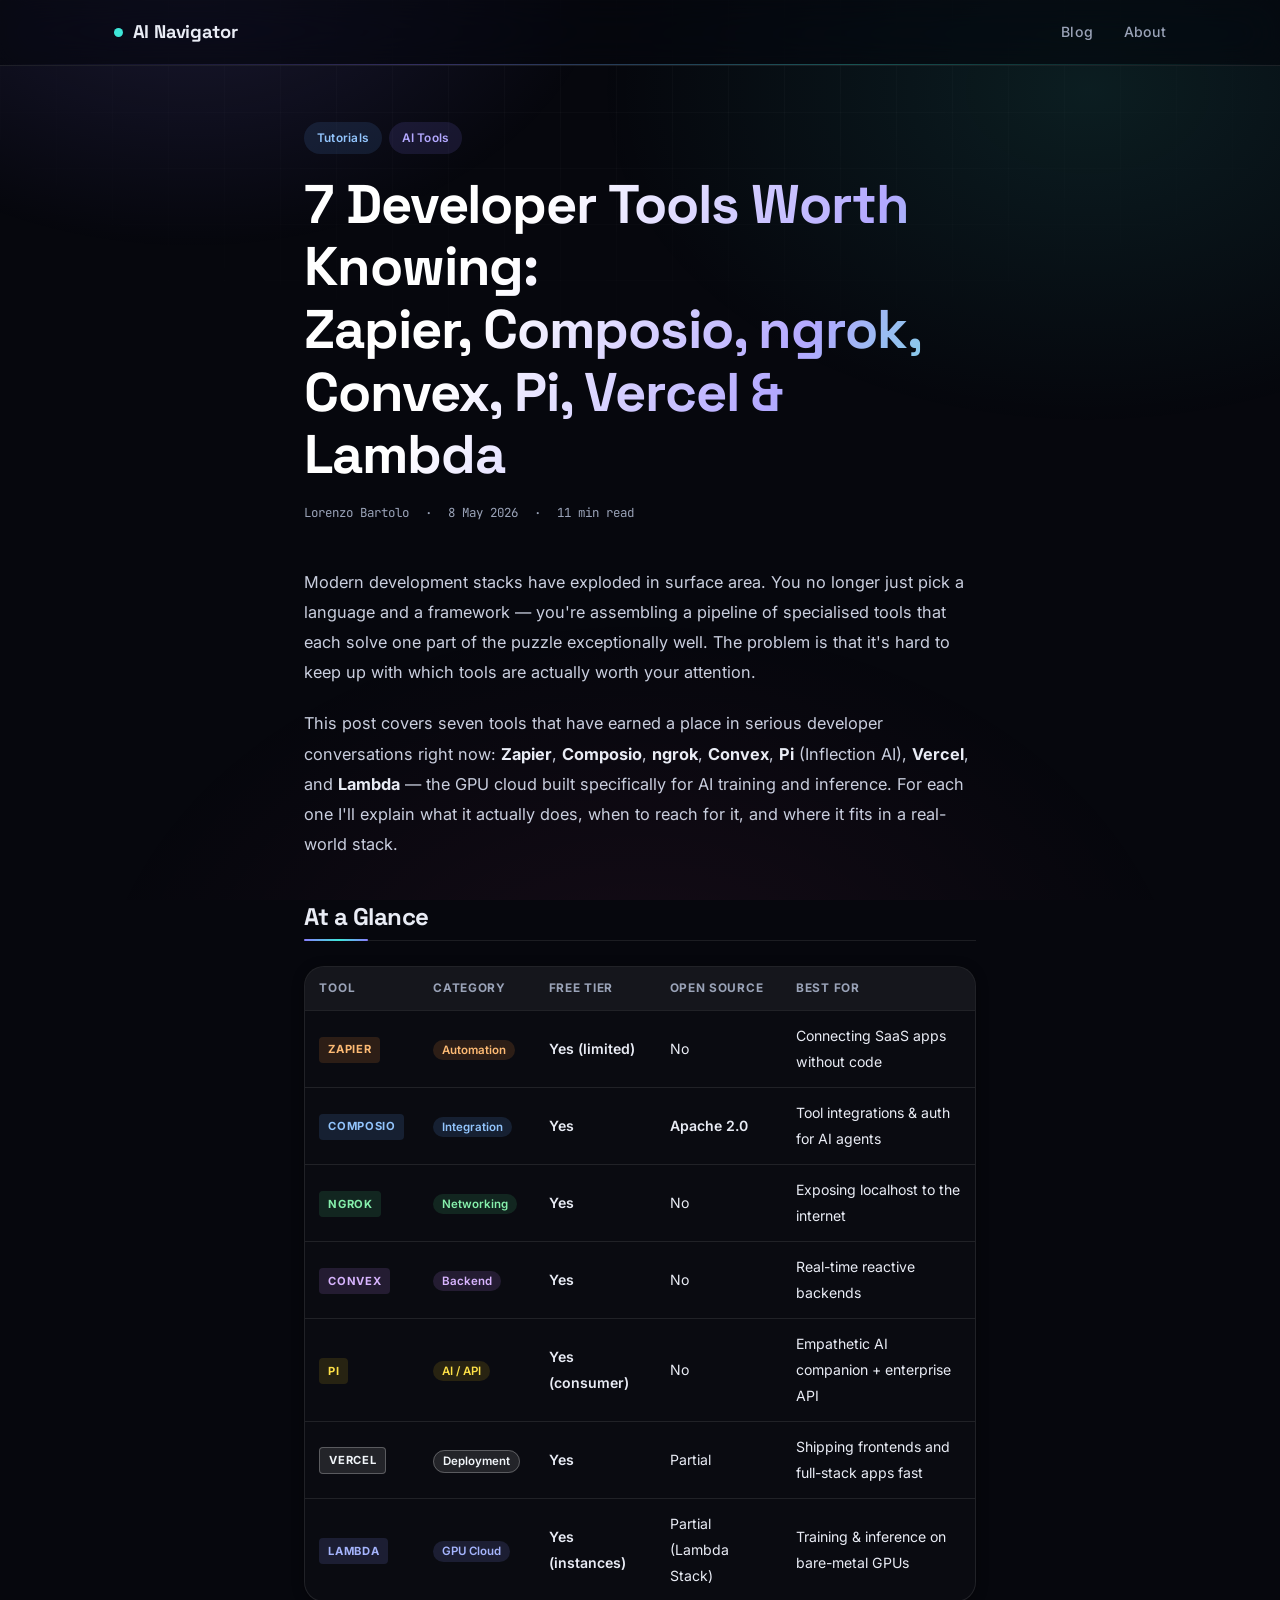
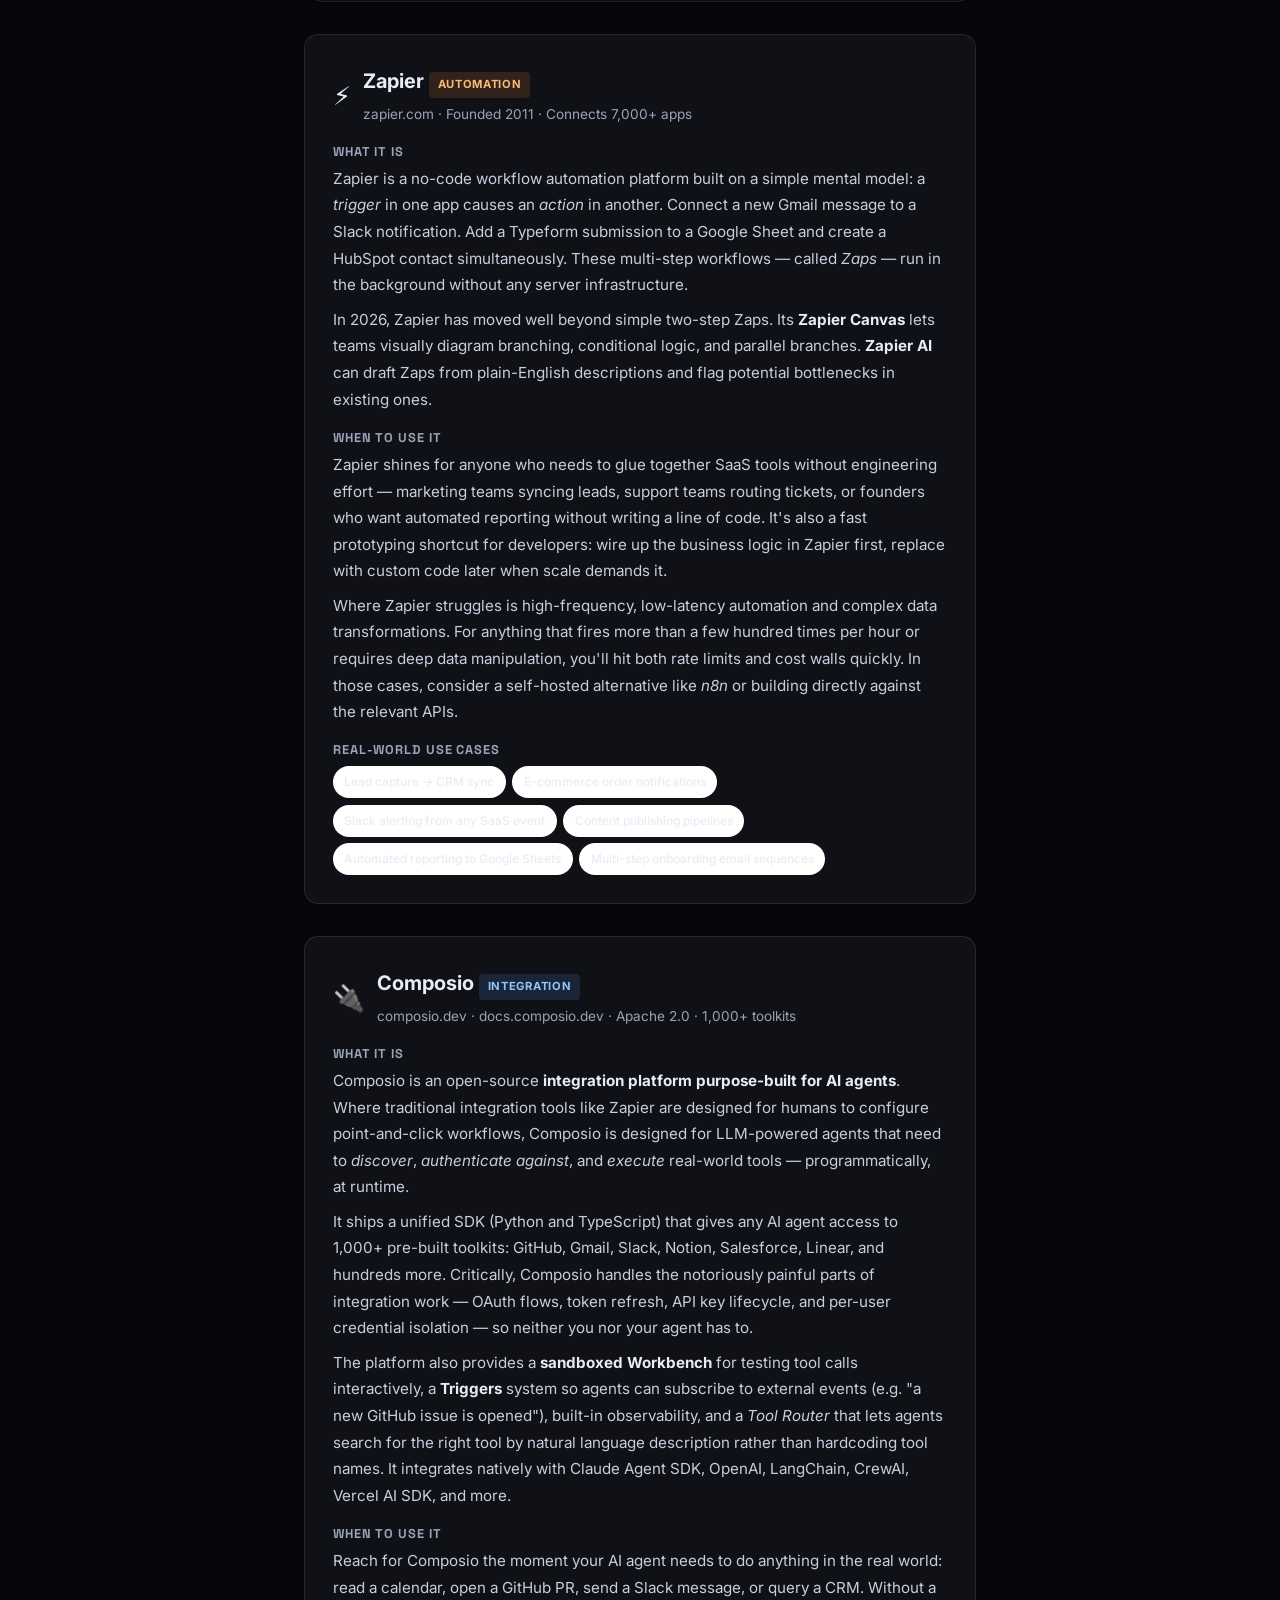
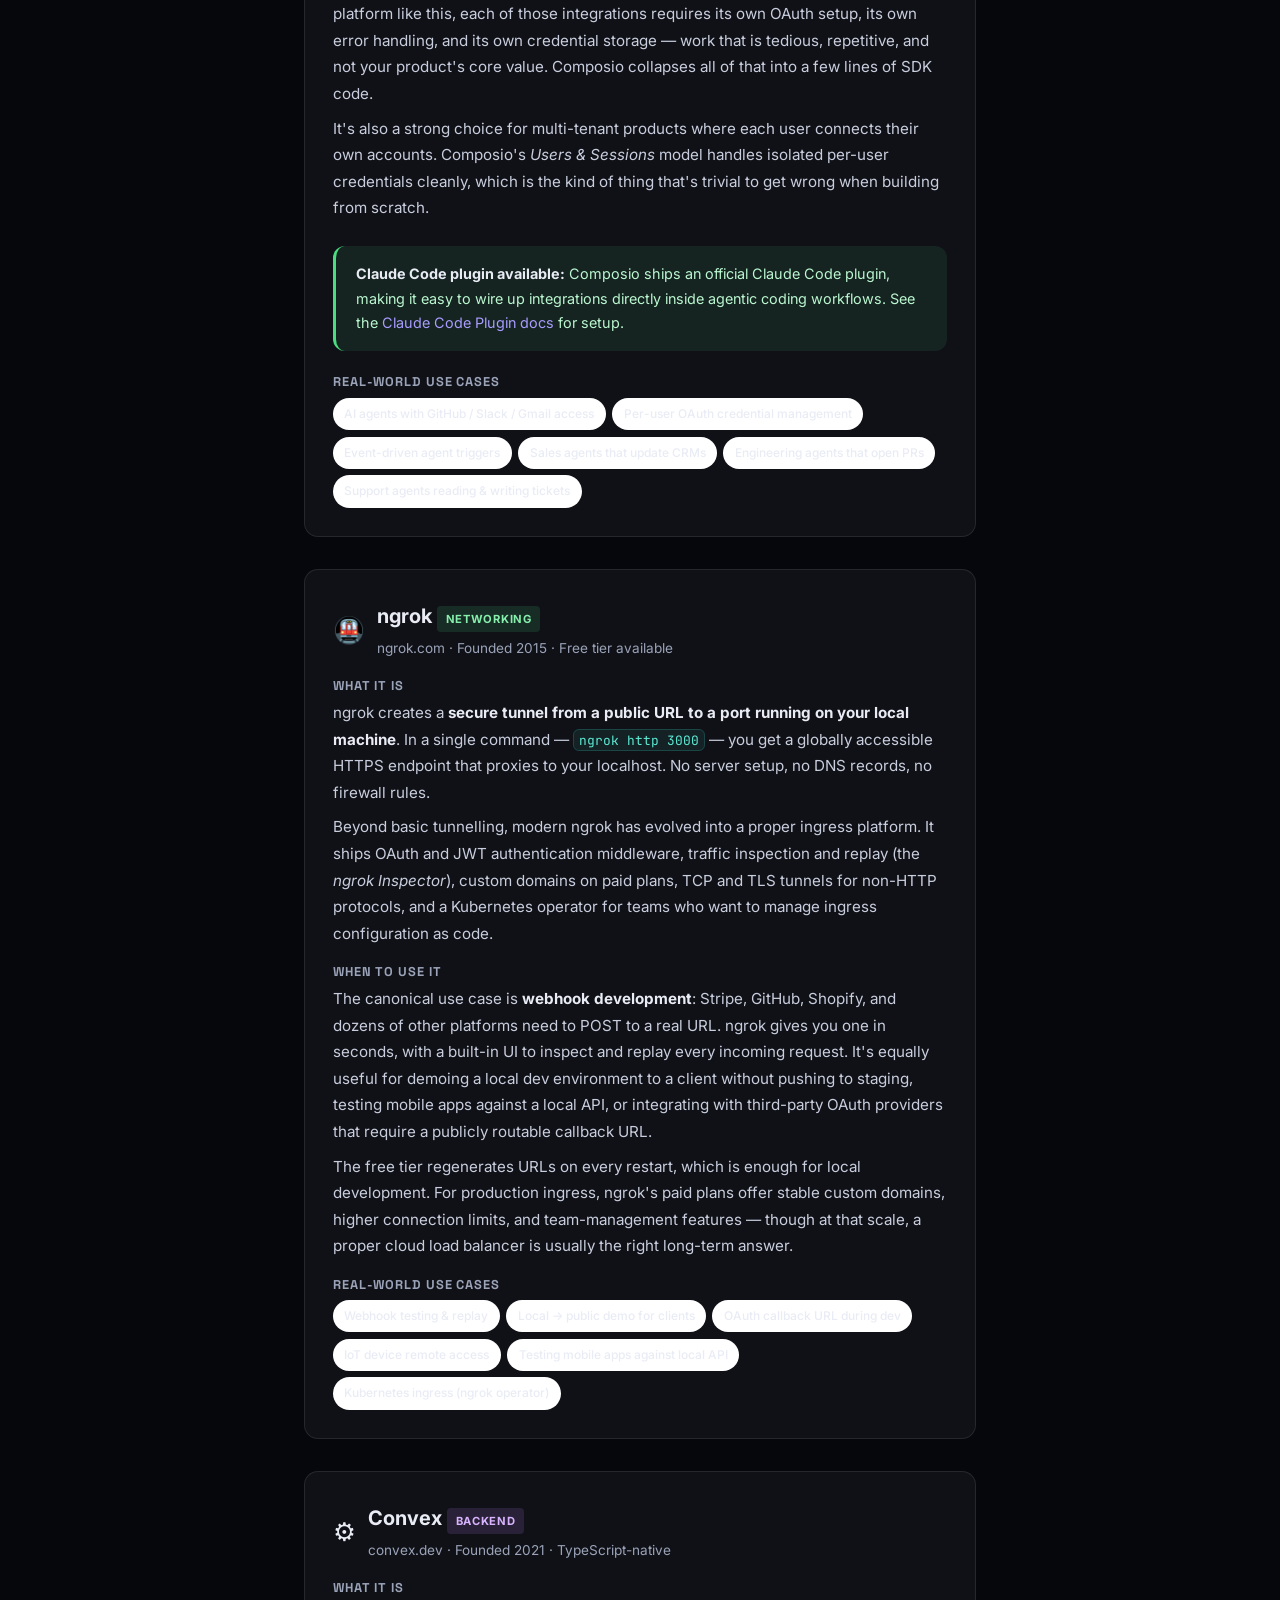
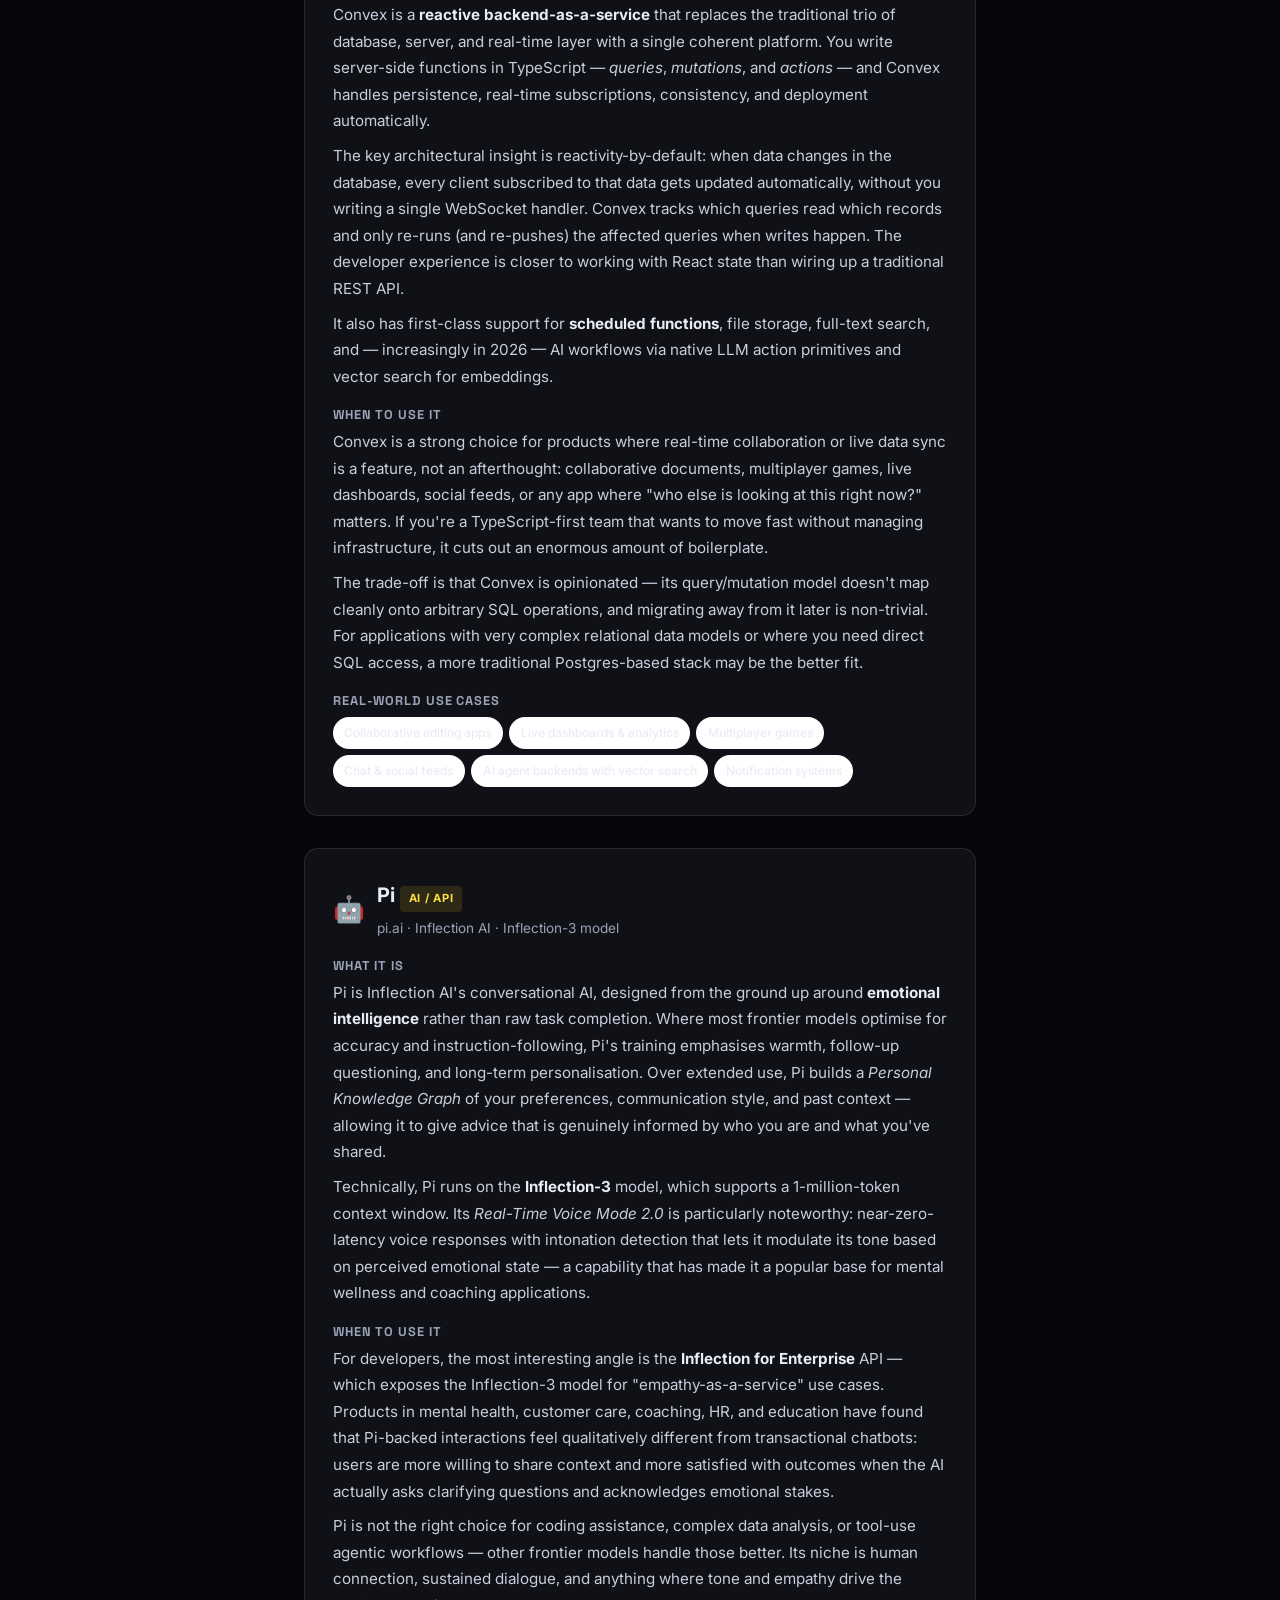
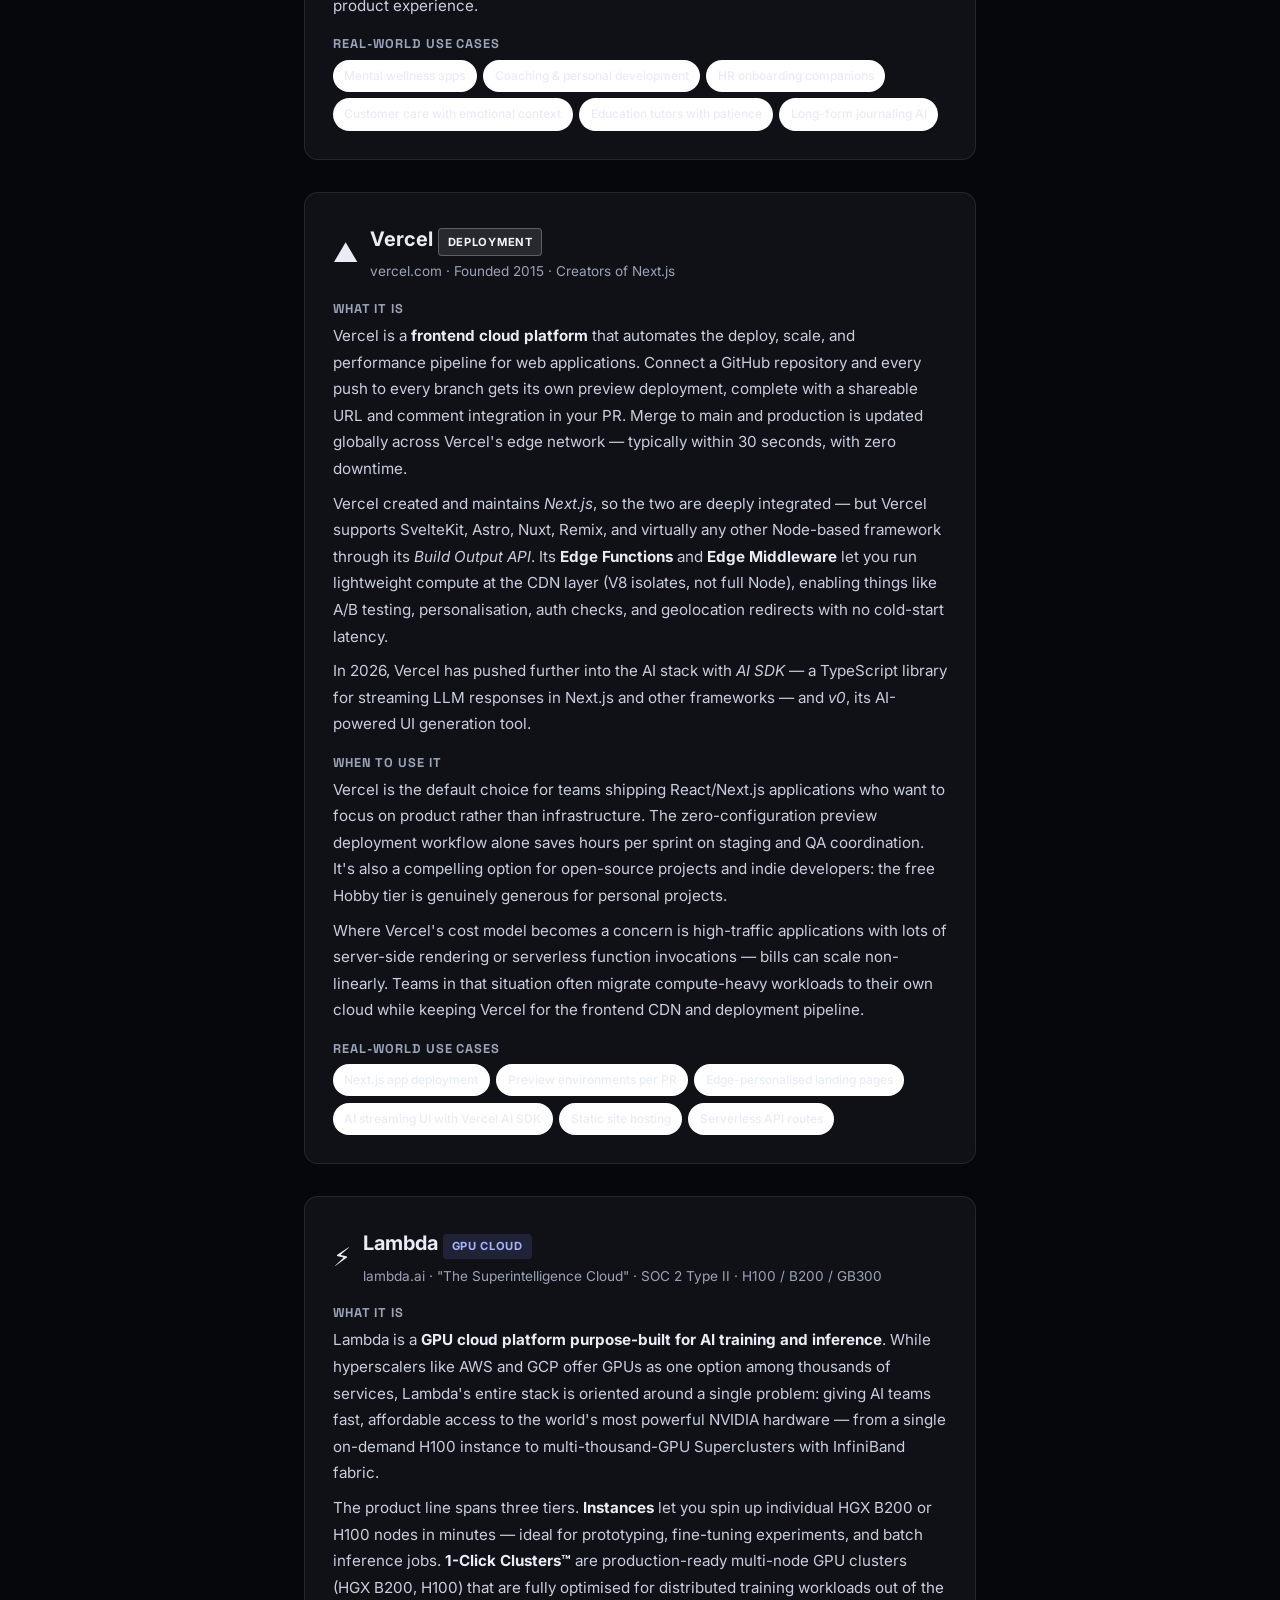
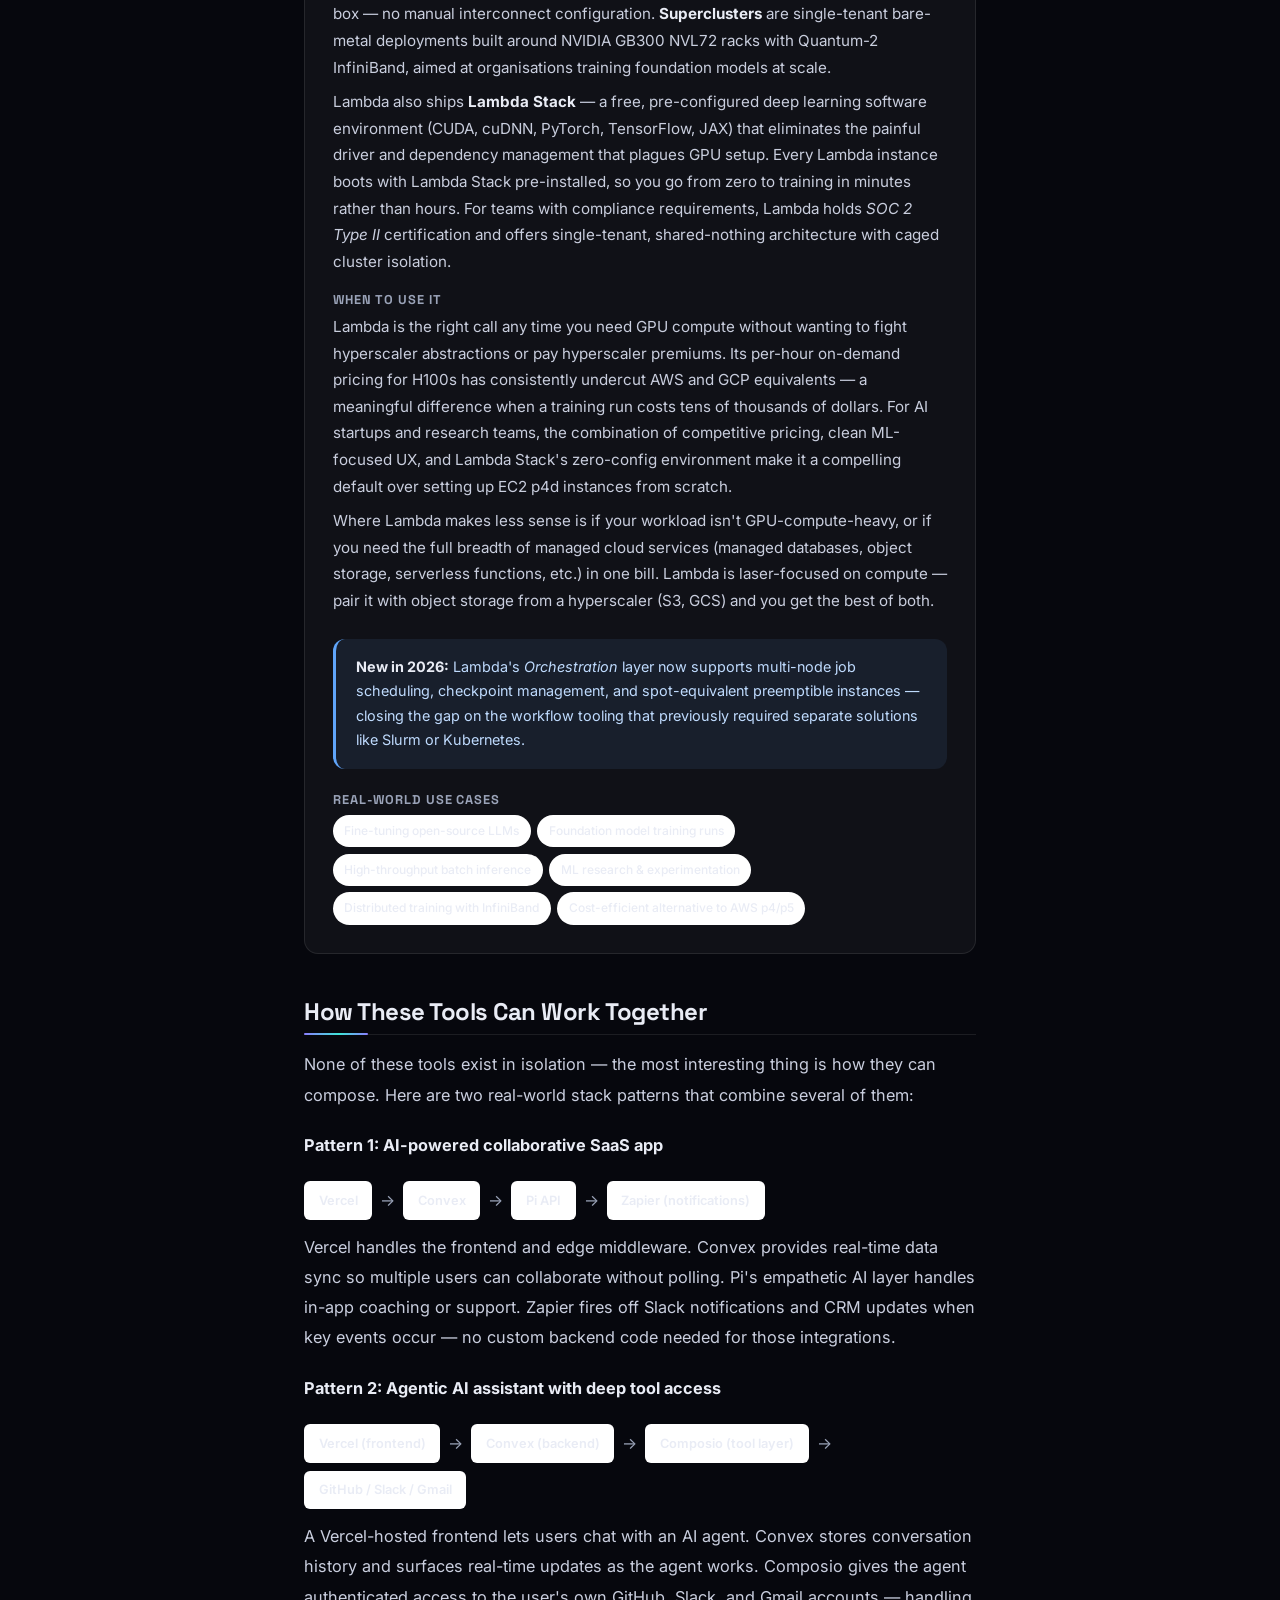
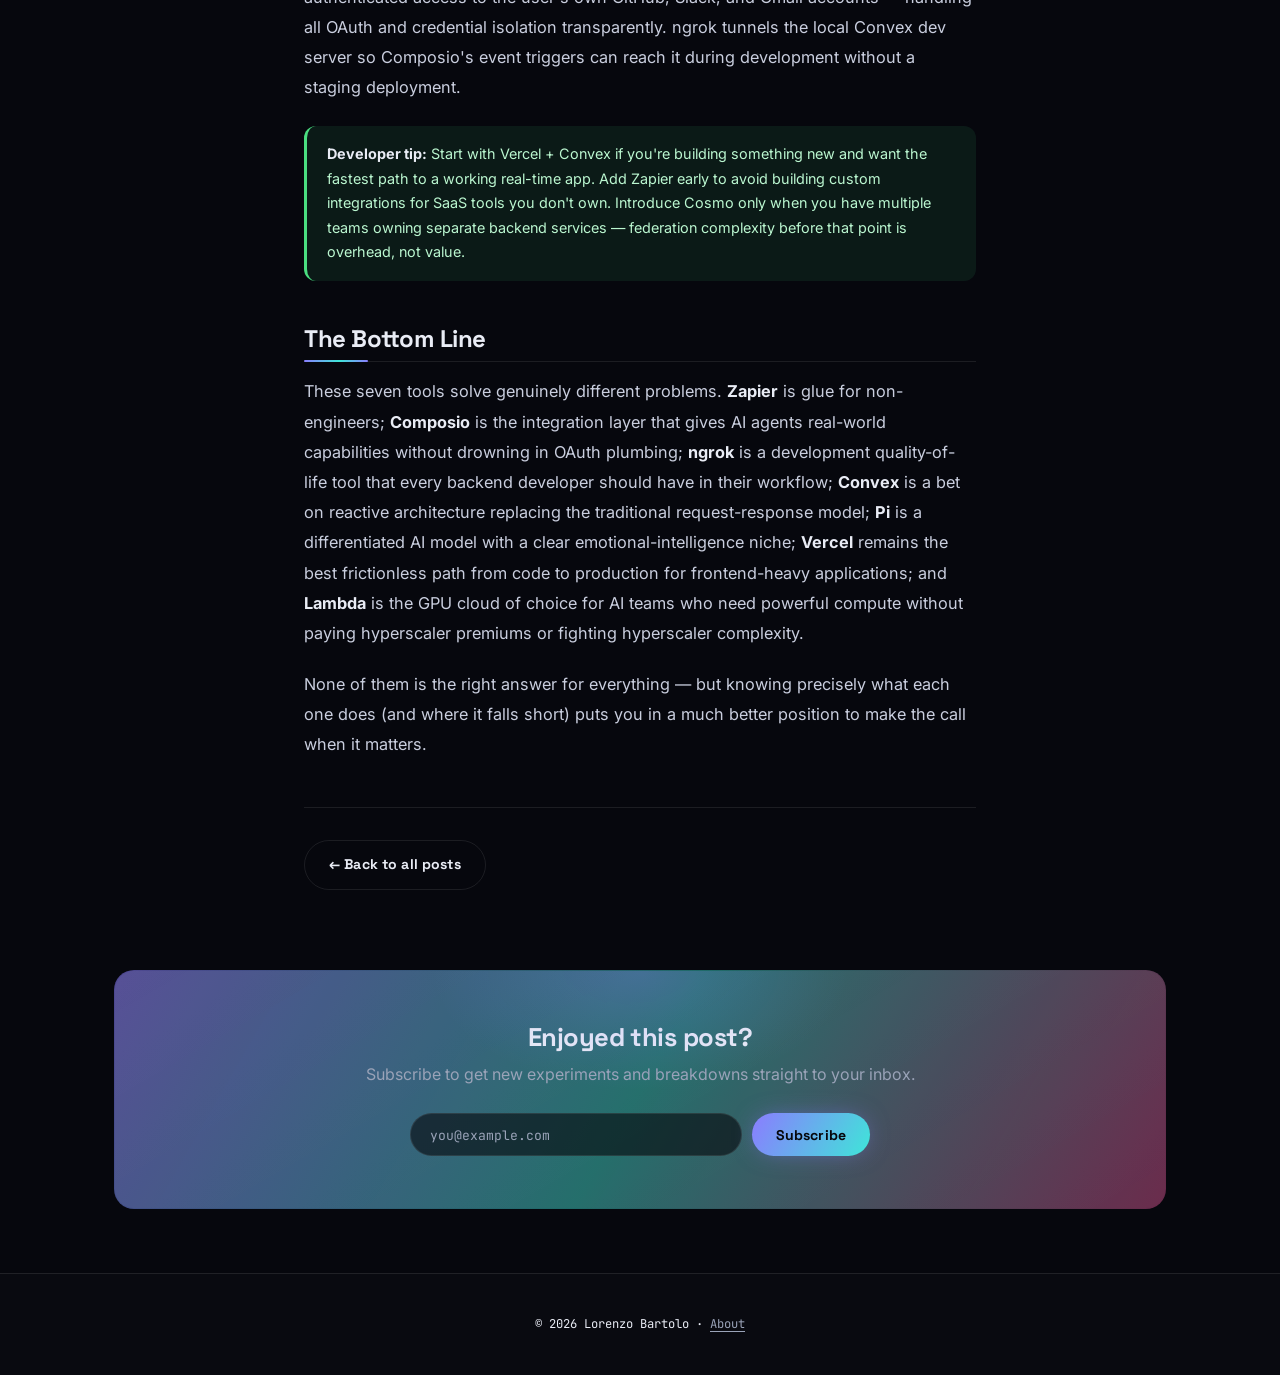
<file: post-dev-tools-overview.html>
<!DOCTYPE html>
<html lang="en">
<head>
  <meta charset="UTF-8" />
  <meta name="viewport" content="width=device-width, initial-scale=1.0" />
  <title>7 Developer Tools Worth Knowing: Zapier, Composio, ngrok, Convex, Pi, Vercel & Lambda — AI Navigator</title>
  <meta name="description" content="A practical overview of seven tools reshaping modern dev stacks — from no-code automation and AI agent integrations to GPU cloud infrastructure for training and inference." />
  <link rel="preconnect" href="https://fonts.googleapis.com" />
  <link rel="preconnect" href="https://fonts.gstatic.com" crossorigin />
  <link href="https://fonts.googleapis.com/css2?family=Space+Grotesk:wght@500;600;700&family=Inter:wght@400;500;600;700&family=JetBrains+Mono:wght@400;500;700&display=swap" rel="stylesheet" />
  <link rel="stylesheet" href="style.css" />
  <style>

    /* ── Tool badge ── */
    .tool-badge {
      display: inline-block;
      font-size: 0.7rem;
      font-weight: 700;
      letter-spacing: 0.06em;
      text-transform: uppercase;
      padding: 0.15rem 0.55rem;
      border-radius: 4px;
    }
    .badge--zapier    { background: #fff0ea; color: #c2410c; }
    .badge--composio  { background: #eff6ff; color: #1d4ed8; }
    .badge--ngrok     { background: #f0fdf4; color: #15803d; }
    .badge--convex    { background: #fdf4ff; color: #7e22ce; }
    .badge--pi        { background: #fef9c3; color: #854d0e; }
    .badge--vercel    { background: #f8fafc; color: #0f172a; border: 1px solid #e2e8f0; }
    .badge--lambda    { background: #eef2ff; color: #3730a3; }

    /* ── Category labels in table ── */
    .cat-pill {
      font-size: 0.72rem;
      font-weight: 600;
      padding: 0.2rem 0.55rem;
      border-radius: 999px;
      white-space: nowrap;
    }
    .cat-automation   { background: #fff0ea; color: #c2410c; }
    .cat-integration  { background: #eff6ff; color: #1d4ed8; }
    .cat-networking   { background: #f0fdf4; color: #15803d; }
    .cat-backend      { background: #fdf4ff; color: #7e22ce; }
    .cat-ai           { background: #fef9c3; color: #854d0e; }
    .cat-deployment   { background: #f8fafc; color: #0f172a; border: 1px solid #e2e8f0; }
    .cat-gpu          { background: #eef2ff; color: #3730a3; }

    /* ── Callout boxes ── */
    .callout {
      border-radius: var(--radius);
      padding: 1rem 1.25rem;
      margin: 1.5rem 0;
      font-size: 0.9rem;
      line-height: 1.7;
      border-left: 3px solid;
    }
    .callout--info    { background: var(--accent-light); border-color: var(--accent); color: #1e40af; }
    .callout--success { background: #f0fdf4; border-color: #16a34a; color: #14532d; }
    .callout--tip     { background: #fef9c3; border-color: #ca8a04; color: #78350f; }
    .callout strong   { font-weight: 700; }

    /* ── Tool card sections ── */
    .tool-section {
      border: 1px solid var(--border);
      border-radius: calc(var(--radius) + 2px);
      padding: 1.75rem;
      margin: 2rem 0;
      background: var(--bg-subtle);
      position: relative;
    }
    .tool-section__header {
      display: flex;
      align-items: center;
      gap: 0.75rem;
      margin-bottom: 1rem;
    }
    .tool-section__icon {
      font-size: 1.6rem;
      line-height: 1;
    }
    .tool-section__name {
      font-size: 1.25rem;
      font-weight: 700;
      color: var(--text);
    }
    .tool-section__tagline {
      font-size: 0.85rem;
      color: var(--text-muted);
      margin-top: 0.1rem;
    }
    .tool-section h3 {
      font-size: 0.8rem;
      font-weight: 700;
      text-transform: uppercase;
      letter-spacing: 0.07em;
      color: var(--text-muted);
      margin: 1.1rem 0 0.4rem;
    }
    .tool-section p {
      margin: 0 0 0.5rem;
      font-size: 0.95rem;
      line-height: 1.75;
    }

    /* ── Use-case chips ── */
    .use-cases {
      display: flex;
      flex-wrap: wrap;
      gap: 0.4rem;
      margin-top: 0.5rem;
    }
    .use-case-chip {
      font-size: 0.75rem;
      font-weight: 500;
      padding: 0.25rem 0.65rem;
      border-radius: 999px;
      background: white;
      border: 1px solid var(--border);
      color: var(--text);
    }

    /* ── Overview table ── */
    .overview-table {
      width: 100%;
      border-collapse: collapse;
      font-size: 0.88rem;
    }
    .overview-table th {
      background: var(--bg-subtle);
      padding: 0.65rem 0.9rem;
      text-align: left;
      font-size: 0.74rem;
      font-weight: 700;
      text-transform: uppercase;
      letter-spacing: .06em;
      color: var(--text-muted);
      border-bottom: 1px solid var(--border);
    }
    .overview-table td {
      padding: 0.75rem 0.9rem;
      border-bottom: 1px solid var(--border);
      color: var(--text);
      vertical-align: middle;
    }
    .overview-table tr:last-child td { border-bottom: none; }
    .overview-table tr:hover td { background: var(--bg-subtle); }

    /* ── Pricing label ── */
    .pricing-free   { color: #15803d; font-weight: 600; }
    .pricing-paid   { color: #d97706; font-weight: 600; }
    .pricing-oss    { color: #1d4ed8; font-weight: 600; }

    /* ── "Stack" diagram ── */
    .stack-row {
      display: flex;
      flex-wrap: wrap;
      gap: 0.5rem;
      align-items: center;
      margin: 0.75rem 0;
      font-size: 0.88rem;
    }
    .stack-node {
      padding: 0.4rem 0.85rem;
      border-radius: 6px;
      font-weight: 600;
      font-size: 0.8rem;
      border: 1px solid var(--border);
      background: white;
    }
    .stack-arrow {
      color: var(--text-muted);
      font-size: 1rem;
    }

    @media (max-width: 640px) {
      .tool-section__header { flex-wrap: wrap; }
    }
  </style>
</head>
<body>

  <!-- ── Navigation ── -->
  <nav class="nav">
    <div class="nav__inner">
      <a href="index.html" class="nav__logo">
        <span class="nav__logo-dot"></span>
        AI Navigator
      </a>
      <ul class="nav__links">
        <li><a href="index.html">Blog</a></li>
        <li><a href="about.html">About</a></li>
      </ul>
    </div>
  </nav>

  <!-- ── Post ── -->
  <article class="post-layout">

    <header class="post-header">
      <div class="post-header__tags">
        <span class="tag tag--tutorials">Tutorials</span>
        <span class="tag tag--ai-tools">AI Tools</span>
      </div>
      <h1 class="post-header__title">
        7 Developer Tools Worth Knowing:<br />
        Zapier, Composio, ngrok, Convex, Pi, Vercel &amp; Lambda
      </h1>
      <div class="post-header__meta">
        <span>Lorenzo Bartolo</span>
        <span>·</span>
        <span>8 May 2026</span>
        <span>·</span>
        <span>11 min read</span>
      </div>
    </header>

    <div class="post-body">

      <p>
        Modern development stacks have exploded in surface area. You no longer just pick a
        language and a framework — you're assembling a pipeline of specialised tools that each
        solve one part of the puzzle exceptionally well. The problem is that it's hard to keep
        up with which tools are actually worth your attention.
      </p>
      <p>
        This post covers seven tools that have earned a place in serious developer conversations
        right now: <strong>Zapier</strong>, <strong>Composio</strong>, <strong>ngrok</strong>,
        <strong>Convex</strong>, <strong>Pi</strong> (Inflection AI), <strong>Vercel</strong>,
        and <strong>Lambda</strong> — the GPU cloud built specifically for AI training and
        inference. For each one I'll explain what it actually does, when to reach for it, and
        where it fits in a real-world stack.
      </p>

      <h2>At a Glance</h2>

      <div class="table-wrap">
        <table class="overview-table">
          <thead>
            <tr>
              <th>Tool</th>
              <th>Category</th>
              <th>Free Tier</th>
              <th>Open Source</th>
              <th>Best For</th>
            </tr>
          </thead>
          <tbody>
            <tr>
              <td><span class="tool-badge badge--zapier">Zapier</span></td>
              <td><span class="cat-pill cat-automation">Automation</span></td>
              <td class="pricing-free">Yes (limited)</td>
              <td>No</td>
              <td>Connecting SaaS apps without code</td>
            </tr>
            <tr>
              <td><span class="tool-badge badge--composio">Composio</span></td>
              <td><span class="cat-pill cat-integration">Integration</span></td>
              <td class="pricing-free">Yes</td>
              <td class="pricing-oss">Apache 2.0</td>
              <td>Tool integrations &amp; auth for AI agents</td>
            </tr>
            <tr>
              <td><span class="tool-badge badge--ngrok">ngrok</span></td>
              <td><span class="cat-pill cat-networking">Networking</span></td>
              <td class="pricing-free">Yes</td>
              <td>No</td>
              <td>Exposing localhost to the internet</td>
            </tr>
            <tr>
              <td><span class="tool-badge badge--convex">Convex</span></td>
              <td><span class="cat-pill cat-backend">Backend</span></td>
              <td class="pricing-free">Yes</td>
              <td>No</td>
              <td>Real-time reactive backends</td>
            </tr>
            <tr>
              <td><span class="tool-badge badge--pi">Pi</span></td>
              <td><span class="cat-pill cat-ai">AI / API</span></td>
              <td class="pricing-free">Yes (consumer)</td>
              <td>No</td>
              <td>Empathetic AI companion + enterprise API</td>
            </tr>
            <tr>
              <td><span class="tool-badge badge--vercel">Vercel</span></td>
              <td><span class="cat-pill cat-deployment">Deployment</span></td>
              <td class="pricing-free">Yes</td>
              <td>Partial</td>
              <td>Shipping frontends and full-stack apps fast</td>
            </tr>
            <tr>
              <td><span class="tool-badge badge--lambda">Lambda</span></td>
              <td><span class="cat-pill cat-gpu">GPU Cloud</span></td>
              <td class="pricing-free">Yes (instances)</td>
              <td>Partial (Lambda Stack)</td>
              <td>Training &amp; inference on bare-metal GPUs</td>
            </tr>
          </tbody>
        </table>
      </div>

      <!-- ───────────────────────────────────── -->
      <!-- ZAPIER -->
      <!-- ───────────────────────────────────── -->

      <div class="tool-section">
        <div class="tool-section__header">
          <div class="tool-section__icon">⚡</div>
          <div>
            <div class="tool-section__name">
              Zapier <span class="tool-badge badge--zapier">Automation</span>
            </div>
            <div class="tool-section__tagline">zapier.com · Founded 2011 · Connects 7,000+ apps</div>
          </div>
        </div>

        <h3>What it is</h3>
        <p>
          Zapier is a no-code workflow automation platform built on a simple mental model:
          a <em>trigger</em> in one app causes an <em>action</em> in another. Connect a new Gmail
          message to a Slack notification. Add a Typeform submission to a Google Sheet and
          create a HubSpot contact simultaneously. These multi-step workflows — called
          <em>Zaps</em> — run in the background without any server infrastructure.
        </p>
        <p>
          In 2026, Zapier has moved well beyond simple two-step Zaps. Its <strong>Zapier
          Canvas</strong> lets teams visually diagram branching, conditional logic, and parallel
          branches. <strong>Zapier AI</strong> can draft Zaps from plain-English descriptions
          and flag potential bottlenecks in existing ones.
        </p>

        <h3>When to use it</h3>
        <p>
          Zapier shines for anyone who needs to glue together SaaS tools without engineering
          effort — marketing teams syncing leads, support teams routing tickets, or founders
          who want automated reporting without writing a line of code. It's also a fast
          prototyping shortcut for developers: wire up the business logic in Zapier first,
          replace with custom code later when scale demands it.
        </p>
        <p>
          Where Zapier struggles is high-frequency, low-latency automation and complex
          data transformations. For anything that fires more than a few hundred times per hour
          or requires deep data manipulation, you'll hit both rate limits and cost walls quickly.
          In those cases, consider a self-hosted alternative like <em>n8n</em> or building
          directly against the relevant APIs.
        </p>

        <h3>Real-world use cases</h3>
        <div class="use-cases">
          <span class="use-case-chip">Lead capture → CRM sync</span>
          <span class="use-case-chip">E-commerce order notifications</span>
          <span class="use-case-chip">Slack alerting from any SaaS event</span>
          <span class="use-case-chip">Content publishing pipelines</span>
          <span class="use-case-chip">Automated reporting to Google Sheets</span>
          <span class="use-case-chip">Multi-step onboarding email sequences</span>
        </div>
      </div>

      <!-- ───────────────────────────────────── -->
      <!-- COMPOSIO -->
      <!-- ───────────────────────────────────── -->

      <div class="tool-section">
        <div class="tool-section__header">
          <div class="tool-section__icon">🔌</div>
          <div>
            <div class="tool-section__name">
              Composio <span class="tool-badge badge--composio">Integration</span>
            </div>
            <div class="tool-section__tagline">composio.dev · docs.composio.dev · Apache 2.0 · 1,000+ toolkits</div>
          </div>
        </div>

        <h3>What it is</h3>
        <p>
          Composio is an open-source <strong>integration platform purpose-built for AI
          agents</strong>. Where traditional integration tools like Zapier are designed for
          humans to configure point-and-click workflows, Composio is designed for LLM-powered
          agents that need to <em>discover</em>, <em>authenticate against</em>, and
          <em>execute</em> real-world tools — programmatically, at runtime.
        </p>
        <p>
          It ships a unified SDK (Python and TypeScript) that gives any AI agent access to
          1,000+ pre-built toolkits: GitHub, Gmail, Slack, Notion, Salesforce, Linear, and
          hundreds more. Critically, Composio handles the notoriously painful parts of
          integration work — OAuth flows, token refresh, API key lifecycle, and per-user
          credential isolation — so neither you nor your agent has to.
        </p>
        <p>
          The platform also provides a <strong>sandboxed Workbench</strong> for testing tool
          calls interactively, a <strong>Triggers</strong> system so agents can subscribe to
          external events (e.g. "a new GitHub issue is opened"), built-in observability, and
          a <em>Tool Router</em> that lets agents search for the right tool by natural language
          description rather than hardcoding tool names. It integrates natively with Claude
          Agent SDK, OpenAI, LangChain, CrewAI, Vercel AI SDK, and more.
        </p>

        <h3>When to use it</h3>
        <p>
          Reach for Composio the moment your AI agent needs to do anything in the real world:
          read a calendar, open a GitHub PR, send a Slack message, or query a CRM. Without
          a platform like this, each of those integrations requires its own OAuth setup, its
          own error handling, and its own credential storage — work that is tedious, repetitive,
          and not your product's core value. Composio collapses all of that into a few lines
          of SDK code.
        </p>
        <p>
          It's also a strong choice for multi-tenant products where each user connects their
          own accounts. Composio's <em>Users &amp; Sessions</em> model handles isolated
          per-user credentials cleanly, which is the kind of thing that's trivial to get wrong
          when building from scratch.
        </p>

        <div class="callout callout--success">
          <strong>Claude Code plugin available:</strong> Composio ships an official Claude Code
          plugin, making it easy to wire up integrations directly inside agentic coding
          workflows. See the
          <a href="https://docs.composio.dev/docs/claude-code-plugin" target="_blank" rel="noopener">Claude Code Plugin docs</a>
          for setup.
        </div>

        <h3>Real-world use cases</h3>
        <div class="use-cases">
          <span class="use-case-chip">AI agents with GitHub / Slack / Gmail access</span>
          <span class="use-case-chip">Per-user OAuth credential management</span>
          <span class="use-case-chip">Event-driven agent triggers</span>
          <span class="use-case-chip">Sales agents that update CRMs</span>
          <span class="use-case-chip">Engineering agents that open PRs</span>
          <span class="use-case-chip">Support agents reading &amp; writing tickets</span>
        </div>
      </div>

      <!-- ───────────────────────────────────── -->
      <!-- NGROK -->
      <!-- ───────────────────────────────────── -->

      <div class="tool-section">
        <div class="tool-section__header">
          <div class="tool-section__icon">🚇</div>
          <div>
            <div class="tool-section__name">
              ngrok <span class="tool-badge badge--ngrok">Networking</span>
            </div>
            <div class="tool-section__tagline">ngrok.com · Founded 2015 · Free tier available</div>
          </div>
        </div>

        <h3>What it is</h3>
        <p>
          ngrok creates a <strong>secure tunnel from a public URL to a port running on your
          local machine</strong>. In a single command — <code>ngrok http 3000</code> — you get
          a globally accessible HTTPS endpoint that proxies to your localhost. No server setup,
          no DNS records, no firewall rules.
        </p>
        <p>
          Beyond basic tunnelling, modern ngrok has evolved into a proper ingress platform.
          It ships OAuth and JWT authentication middleware, traffic inspection and replay (the
          <em>ngrok Inspector</em>), custom domains on paid plans, TCP and TLS tunnels for
          non-HTTP protocols, and a Kubernetes operator for teams who want to manage ingress
          configuration as code.
        </p>

        <h3>When to use it</h3>
        <p>
          The canonical use case is <strong>webhook development</strong>: Stripe, GitHub,
          Shopify, and dozens of other platforms need to POST to a real URL. ngrok gives you
          one in seconds, with a built-in UI to inspect and replay every incoming request.
          It's equally useful for demoing a local dev environment to a client without pushing
          to staging, testing mobile apps against a local API, or integrating with third-party
          OAuth providers that require a publicly routable callback URL.
        </p>
        <p>
          The free tier regenerates URLs on every restart, which is enough for local development.
          For production ingress, ngrok's paid plans offer stable custom domains, higher
          connection limits, and team-management features — though at that scale, a proper
          cloud load balancer is usually the right long-term answer.
        </p>

        <h3>Real-world use cases</h3>
        <div class="use-cases">
          <span class="use-case-chip">Webhook testing &amp; replay</span>
          <span class="use-case-chip">Local → public demo for clients</span>
          <span class="use-case-chip">OAuth callback URL during dev</span>
          <span class="use-case-chip">IoT device remote access</span>
          <span class="use-case-chip">Testing mobile apps against local API</span>
          <span class="use-case-chip">Kubernetes ingress (ngrok operator)</span>
        </div>
      </div>

      <!-- ───────────────────────────────────── -->
      <!-- CONVEX -->
      <!-- ───────────────────────────────────── -->

      <div class="tool-section">
        <div class="tool-section__header">
          <div class="tool-section__icon">⚙️</div>
          <div>
            <div class="tool-section__name">
              Convex <span class="tool-badge badge--convex">Backend</span>
            </div>
            <div class="tool-section__tagline">convex.dev · Founded 2021 · TypeScript-native</div>
          </div>
        </div>

        <h3>What it is</h3>
        <p>
          Convex is a <strong>reactive backend-as-a-service</strong> that replaces the
          traditional trio of database, server, and real-time layer with a single coherent
          platform. You write server-side functions in TypeScript — <em>queries</em>,
          <em>mutations</em>, and <em>actions</em> — and Convex handles persistence, real-time
          subscriptions, consistency, and deployment automatically.
        </p>
        <p>
          The key architectural insight is reactivity-by-default: when data changes in the
          database, every client subscribed to that data gets updated automatically, without you
          writing a single WebSocket handler. Convex tracks which queries read which records
          and only re-runs (and re-pushes) the affected queries when writes happen. The
          developer experience is closer to working with React state than wiring up a
          traditional REST API.
        </p>
        <p>
          It also has first-class support for <strong>scheduled functions</strong>, file storage,
          full-text search, and — increasingly in 2026 — AI workflows via native LLM action
          primitives and vector search for embeddings.
        </p>

        <h3>When to use it</h3>
        <p>
          Convex is a strong choice for products where real-time collaboration or live data sync
          is a feature, not an afterthought: collaborative documents, multiplayer games, live
          dashboards, social feeds, or any app where "who else is looking at this right now?"
          matters. If you're a TypeScript-first team that wants to move fast without managing
          infrastructure, it cuts out an enormous amount of boilerplate.
        </p>
        <p>
          The trade-off is that Convex is opinionated — its query/mutation model doesn't map
          cleanly onto arbitrary SQL operations, and migrating away from it later is non-trivial.
          For applications with very complex relational data models or where you need direct SQL
          access, a more traditional Postgres-based stack may be the better fit.
        </p>

        <h3>Real-world use cases</h3>
        <div class="use-cases">
          <span class="use-case-chip">Collaborative editing apps</span>
          <span class="use-case-chip">Live dashboards &amp; analytics</span>
          <span class="use-case-chip">Multiplayer games</span>
          <span class="use-case-chip">Chat &amp; social feeds</span>
          <span class="use-case-chip">AI agent backends with vector search</span>
          <span class="use-case-chip">Notification systems</span>
        </div>
      </div>

      <!-- ───────────────────────────────────── -->
      <!-- PI (Inflection AI) -->
      <!-- ───────────────────────────────────── -->

      <div class="tool-section">
        <div class="tool-section__header">
          <div class="tool-section__icon">🤖</div>
          <div>
            <div class="tool-section__name">
              Pi <span class="tool-badge badge--pi">AI / API</span>
            </div>
            <div class="tool-section__tagline">pi.ai · Inflection AI · Inflection-3 model</div>
          </div>
        </div>

        <h3>What it is</h3>
        <p>
          Pi is Inflection AI's conversational AI, designed from the ground up around
          <strong>emotional intelligence</strong> rather than raw task completion. Where most
          frontier models optimise for accuracy and instruction-following, Pi's training
          emphasises warmth, follow-up questioning, and long-term personalisation. Over
          extended use, Pi builds a <em>Personal Knowledge Graph</em> of your preferences,
          communication style, and past context — allowing it to give advice that is genuinely
          informed by who you are and what you've shared.
        </p>
        <p>
          Technically, Pi runs on the <strong>Inflection-3</strong> model, which supports
          a 1-million-token context window. Its <em>Real-Time Voice Mode 2.0</em> is
          particularly noteworthy: near-zero-latency voice responses with intonation detection
          that lets it modulate its tone based on perceived emotional state — a capability
          that has made it a popular base for mental wellness and coaching applications.
        </p>

        <h3>When to use it</h3>
        <p>
          For developers, the most interesting angle is the <strong>Inflection for
          Enterprise</strong> API — which exposes the Inflection-3 model for "empathy-as-a-service"
          use cases. Products in mental health, customer care, coaching, HR, and education have
          found that Pi-backed interactions feel qualitatively different from transactional
          chatbots: users are more willing to share context and more satisfied with outcomes
          when the AI actually asks clarifying questions and acknowledges emotional stakes.
        </p>
        <p>
          Pi is not the right choice for coding assistance, complex data analysis, or tool-use
          agentic workflows — other frontier models handle those better. Its niche is human
          connection, sustained dialogue, and anything where tone and empathy drive the
          product experience.
        </p>

        <h3>Real-world use cases</h3>
        <div class="use-cases">
          <span class="use-case-chip">Mental wellness apps</span>
          <span class="use-case-chip">Coaching &amp; personal development</span>
          <span class="use-case-chip">HR onboarding companions</span>
          <span class="use-case-chip">Customer care with emotional context</span>
          <span class="use-case-chip">Education tutors with patience</span>
          <span class="use-case-chip">Long-form journaling AI</span>
        </div>
      </div>

      <!-- ───────────────────────────────────── -->
      <!-- VERCEL -->
      <!-- ───────────────────────────────────── -->

      <div class="tool-section">
        <div class="tool-section__header">
          <div class="tool-section__icon">▲</div>
          <div>
            <div class="tool-section__name">
              Vercel <span class="tool-badge badge--vercel">Deployment</span>
            </div>
            <div class="tool-section__tagline">vercel.com · Founded 2015 · Creators of Next.js</div>
          </div>
        </div>

        <h3>What it is</h3>
        <p>
          Vercel is a <strong>frontend cloud platform</strong> that automates the deploy,
          scale, and performance pipeline for web applications. Connect a GitHub repository
          and every push to every branch gets its own preview deployment, complete with a
          shareable URL and comment integration in your PR. Merge to main and production is
          updated globally across Vercel's edge network — typically within 30 seconds, with
          zero downtime.
        </p>
        <p>
          Vercel created and maintains <em>Next.js</em>, so the two are deeply integrated —
          but Vercel supports SvelteKit, Astro, Nuxt, Remix, and virtually any other
          Node-based framework through its <em>Build Output API</em>. Its <strong>Edge
          Functions</strong> and <strong>Edge Middleware</strong> let you run lightweight
          compute at the CDN layer (V8 isolates, not full Node), enabling things like A/B
          testing, personalisation, auth checks, and geolocation redirects with no cold-start
          latency.
        </p>
        <p>
          In 2026, Vercel has pushed further into the AI stack with <em>AI SDK</em> — a
          TypeScript library for streaming LLM responses in Next.js and other frameworks —
          and <em>v0</em>, its AI-powered UI generation tool.
        </p>

        <h3>When to use it</h3>
        <p>
          Vercel is the default choice for teams shipping React/Next.js applications who want
          to focus on product rather than infrastructure. The zero-configuration preview
          deployment workflow alone saves hours per sprint on staging and QA coordination.
          It's also a compelling option for open-source projects and indie developers: the
          free Hobby tier is genuinely generous for personal projects.
        </p>
        <p>
          Where Vercel's cost model becomes a concern is high-traffic applications with lots
          of server-side rendering or serverless function invocations — bills can scale
          non-linearly. Teams in that situation often migrate compute-heavy workloads to
          their own cloud while keeping Vercel for the frontend CDN and deployment pipeline.
        </p>

        <h3>Real-world use cases</h3>
        <div class="use-cases">
          <span class="use-case-chip">Next.js app deployment</span>
          <span class="use-case-chip">Preview environments per PR</span>
          <span class="use-case-chip">Edge-personalised landing pages</span>
          <span class="use-case-chip">AI streaming UI with Vercel AI SDK</span>
          <span class="use-case-chip">Static site hosting</span>
          <span class="use-case-chip">Serverless API routes</span>
        </div>
      </div>

      <!-- ───────────────────────────────────── -->
      <!-- LAMBDA -->
      <!-- ───────────────────────────────────── -->

      <div class="tool-section">
        <div class="tool-section__header">
          <div class="tool-section__icon">⚡</div>
          <div>
            <div class="tool-section__name">
              Lambda <span class="tool-badge badge--lambda">GPU Cloud</span>
            </div>
            <div class="tool-section__tagline">lambda.ai · "The Superintelligence Cloud" · SOC 2 Type II · H100 / B200 / GB300</div>
          </div>
        </div>

        <h3>What it is</h3>
        <p>
          Lambda is a <strong>GPU cloud platform purpose-built for AI training and
          inference</strong>. While hyperscalers like AWS and GCP offer GPUs as one option
          among thousands of services, Lambda's entire stack is oriented around a single
          problem: giving AI teams fast, affordable access to the world's most powerful NVIDIA
          hardware — from a single on-demand H100 instance to multi-thousand-GPU Superclusters
          with InfiniBand fabric.
        </p>
        <p>
          The product line spans three tiers. <strong>Instances</strong> let you spin up
          individual HGX B200 or H100 nodes in minutes — ideal for prototyping, fine-tuning
          experiments, and batch inference jobs. <strong>1-Click Clusters™</strong> are
          production-ready multi-node GPU clusters (HGX B200, H100) that are fully optimised
          for distributed training workloads out of the box — no manual interconnect
          configuration. <strong>Superclusters</strong> are single-tenant bare-metal
          deployments built around NVIDIA GB300 NVL72 racks with Quantum-2 InfiniBand, aimed
          at organisations training foundation models at scale.
        </p>
        <p>
          Lambda also ships <strong>Lambda Stack</strong> — a free, pre-configured deep
          learning software environment (CUDA, cuDNN, PyTorch, TensorFlow, JAX) that
          eliminates the painful driver and dependency management that plagues GPU setup.
          Every Lambda instance boots with Lambda Stack pre-installed, so you go from zero
          to training in minutes rather than hours. For teams with compliance requirements,
          Lambda holds <em>SOC 2 Type II</em> certification and offers single-tenant,
          shared-nothing architecture with caged cluster isolation.
        </p>

        <h3>When to use it</h3>
        <p>
          Lambda is the right call any time you need GPU compute without wanting to fight
          hyperscaler abstractions or pay hyperscaler premiums. Its per-hour on-demand pricing
          for H100s has consistently undercut AWS and GCP equivalents — a meaningful
          difference when a training run costs tens of thousands of dollars. For AI startups
          and research teams, the combination of competitive pricing, clean ML-focused UX,
          and Lambda Stack's zero-config environment make it a compelling default over setting
          up EC2 p4d instances from scratch.
        </p>
        <p>
          Where Lambda makes less sense is if your workload isn't GPU-compute-heavy, or if
          you need the full breadth of managed cloud services (managed databases, object
          storage, serverless functions, etc.) in one bill. Lambda is laser-focused on compute
          — pair it with object storage from a hyperscaler (S3, GCS) and you get the best
          of both.
        </p>

        <div class="callout callout--info">
          <strong>New in 2026:</strong> Lambda's <em>Orchestration</em> layer now supports
          multi-node job scheduling, checkpoint management, and spot-equivalent preemptible
          instances — closing the gap on the workflow tooling that previously required
          separate solutions like Slurm or Kubernetes.
        </div>

        <h3>Real-world use cases</h3>
        <div class="use-cases">
          <span class="use-case-chip">Fine-tuning open-source LLMs</span>
          <span class="use-case-chip">Foundation model training runs</span>
          <span class="use-case-chip">High-throughput batch inference</span>
          <span class="use-case-chip">ML research &amp; experimentation</span>
          <span class="use-case-chip">Distributed training with InfiniBand</span>
          <span class="use-case-chip">Cost-efficient alternative to AWS p4/p5</span>
        </div>
      </div>

      <!-- ───────────────────────────────────── -->
      <!-- HOW THEY FIT TOGETHER -->
      <!-- ───────────────────────────────────── -->

      <h2>How These Tools Can Work Together</h2>

      <p>
        None of these tools exist in isolation — the most interesting thing is how they
        can compose. Here are two real-world stack patterns that combine several of them:
      </p>

      <p><strong>Pattern 1: AI-powered collaborative SaaS app</strong></p>
      <div class="stack-row">
        <span class="stack-node">Vercel</span>
        <span class="stack-arrow">→</span>
        <span class="stack-node">Convex</span>
        <span class="stack-arrow">→</span>
        <span class="stack-node">Pi API</span>
        <span class="stack-arrow">→</span>
        <span class="stack-node">Zapier (notifications)</span>
      </div>
      <p>
        Vercel handles the frontend and edge middleware. Convex provides real-time data sync
        so multiple users can collaborate without polling. Pi's empathetic AI layer handles
        in-app coaching or support. Zapier fires off Slack notifications and CRM updates when
        key events occur — no custom backend code needed for those integrations.
      </p>

      <p><strong>Pattern 2: Agentic AI assistant with deep tool access</strong></p>
      <div class="stack-row">
        <span class="stack-node">Vercel (frontend)</span>
        <span class="stack-arrow">→</span>
        <span class="stack-node">Convex (backend)</span>
        <span class="stack-arrow">→</span>
        <span class="stack-node">Composio (tool layer)</span>
        <span class="stack-arrow">→</span>
        <span class="stack-node">GitHub / Slack / Gmail</span>
      </div>
      <p>
        A Vercel-hosted frontend lets users chat with an AI agent. Convex stores conversation
        history and surfaces real-time updates as the agent works. Composio gives the agent
        authenticated access to the user's own GitHub, Slack, and Gmail accounts — handling
        all OAuth and credential isolation transparently. ngrok tunnels the local Convex dev
        server so Composio's event triggers can reach it during development without a staging
        deployment.
      </p>

      <div class="callout callout--tip">
        <strong>Developer tip:</strong> Start with Vercel + Convex if you're building something
        new and want the fastest path to a working real-time app. Add Zapier early to avoid
        building custom integrations for SaaS tools you don't own. Introduce Cosmo only when
        you have multiple teams owning separate backend services — federation complexity before
        that point is overhead, not value.
      </div>

      <h2>The Bottom Line</h2>

      <p>
        These seven tools solve genuinely different problems. <strong>Zapier</strong> is
        glue for non-engineers; <strong>Composio</strong> is the integration layer that
        gives AI agents real-world capabilities without drowning in OAuth plumbing;
        <strong>ngrok</strong> is a development quality-of-life tool that every
        backend developer should have in their workflow; <strong>Convex</strong> is a
        bet on reactive architecture replacing the traditional request-response model;
        <strong>Pi</strong> is a differentiated AI model with a clear emotional-intelligence
        niche; <strong>Vercel</strong> remains the best frictionless path from code to
        production for frontend-heavy applications; and <strong>Lambda</strong> is the
        GPU cloud of choice for AI teams who need powerful compute without paying
        hyperscaler premiums or fighting hyperscaler complexity.
      </p>
      <p>
        None of them is the right answer for everything — but knowing precisely what each
        one does (and where it falls short) puts you in a much better position to make the
        call when it matters.
      </p>

    </div><!-- /.post-body -->

    <div style="margin-top: 3rem; padding-top: 2rem; border-top: 1px solid var(--border);">
      <a href="index.html" class="btn btn--ghost">← Back to all posts</a>
    </div>

  </article>

  <!-- ── Newsletter ── -->
  <div class="container">
    <section class="newsletter" aria-label="Newsletter signup">
      <h2>Enjoyed this post?</h2>
      <p>Subscribe to get new experiments and breakdowns straight to your inbox.</p>
      <form class="newsletter__form" id="newsletter-form" novalidate>
        <input class="newsletter__input" type="email" name="email" placeholder="you@example.com"
               autocomplete="email" aria-label="Email address" required />
        <button class="btn btn--primary" type="submit">Subscribe</button>
      </form>
      <div class="toast" id="newsletter-toast">✓ You're in — thanks for subscribing!</div>
    </section>
  </div>

  <!-- ── Footer ── -->
  <footer class="footer">
    <p>© 2026 Lorenzo Bartolo · <a href="about.html">About</a></p>
  </footer>

  <script src="app.js"></script>
  <script>
    document.addEventListener("DOMContentLoaded", () => {
      initNewsletter();
    });
  </script>

</body>
</html>
</file>
<file: style.css>
/* ══════════════════════════════════════════════════════
   AI Navigator Blog — Shared Stylesheet
   Theme: DIGITAL AURORA · 2026
   Deep-space dark, glassmorphism, gradient glow accents,
   Space Grotesk display type, kinetic micro-interactions.
   ══════════════════════════════════════════════════════ */

/* --- Reset & Base --- */
*, *::before, *::after { box-sizing: border-box; margin: 0; padding: 0; }

:root {
  /* Ink on deep space */
  --text:       #e9ecf5;
  --text-muted: #9aa3b8;
  --border:     rgba(255, 255, 255, 0.09);
  --bg:         #06070d;
  --bg-subtle:  rgba(255, 255, 255, 0.045);
  --surface:    rgba(255, 255, 255, 0.03);

  /* Electric accent system */
  --accent:       #8b7cff;
  --accent-light: rgba(139, 124, 255, 0.14);
  --accent-dark:  #a89cff;
  --cyan:         #3ee6d8;
  --magenta:      #ff5ca8;
  --grad:         linear-gradient(120deg, #8b7cff 0%, #3ee6d8 55%, #8b7cff 100%);

  --tag-bg:     rgba(255, 255, 255, 0.07);
  --tag-text:   #b6bdd0;

  --radius:     12px;
  --radius-lg:  20px;
  --shadow-sm:  0 2px 12px rgba(0, 0, 0, 0.4);
  --shadow:     0 12px 40px rgba(0, 0, 0, 0.55);
  --glow:       0 0 40px rgba(139, 124, 255, 0.25);
  --max-w:      720px;
  --max-w-wide: 1100px;

  --font-body:    'Inter', system-ui, -apple-system, sans-serif;
  --font-display: 'Space Grotesk', 'Inter', sans-serif;
  --font-mono:    'JetBrains Mono', 'Fira Code', monospace;

  color-scheme: dark;
}

html { font-size: 16px; scroll-behavior: smooth; }

body {
  font-family: var(--font-body);
  background: var(--bg);
  color: var(--text);
  line-height: 1.7;
  -webkit-font-smoothing: antialiased;
  position: relative;
  min-height: 100vh;
}

/* Aurora field — fixed ambient gradients behind everything */
body::before {
  content: "";
  position: fixed;
  inset: 0;
  z-index: -2;
  background:
    radial-gradient(600px 420px at 15% -5%,  rgba(139, 124, 255, 0.16), transparent 70%),
    radial-gradient(700px 480px at 85% 10%,  rgba(62, 230, 216, 0.10),  transparent 70%),
    radial-gradient(800px 600px at 50% 115%, rgba(255, 92, 168, 0.07),  transparent 70%);
  pointer-events: none;
}

/* Faint blueprint grid */
body::after {
  content: "";
  position: fixed;
  inset: 0;
  z-index: -1;
  background-image:
    linear-gradient(rgba(255,255,255,0.025) 1px, transparent 1px),
    linear-gradient(90deg, rgba(255,255,255,0.025) 1px, transparent 1px);
  background-size: 56px 56px;
  mask-image: radial-gradient(ellipse 90% 60% at 50% 0%, black 20%, transparent 75%);
  -webkit-mask-image: radial-gradient(ellipse 90% 60% at 50% 0%, black 20%, transparent 75%);
  pointer-events: none;
}

::selection { background: rgba(139, 124, 255, 0.4); color: #fff; }

/* Custom scrollbar */
::-webkit-scrollbar { width: 10px; }
::-webkit-scrollbar-track { background: var(--bg); }
::-webkit-scrollbar-thumb {
  background: rgba(255,255,255,0.12);
  border-radius: 999px;
  border: 2px solid var(--bg);
}
::-webkit-scrollbar-thumb:hover { background: rgba(139,124,255,0.5); }

a { color: var(--accent-dark); text-decoration: none; }
a:hover { text-decoration: underline; text-underline-offset: 3px; }

img { max-width: 100%; display: block; }

:focus-visible {
  outline: 2px solid var(--cyan);
  outline-offset: 3px;
  border-radius: 4px;
}

/* --- Motion --- */
@keyframes fadeUp {
  from { opacity: 0; transform: translateY(18px); }
  to   { opacity: 1; transform: translateY(0); }
}
@keyframes gradientPan {
  0%   { background-position: 0% 50%; }
  50%  { background-position: 100% 50%; }
  100% { background-position: 0% 50%; }
}
@keyframes pulseDot {
  0%, 100% { box-shadow: 0 0 0 0 rgba(62, 230, 216, 0.55); }
  60%      { box-shadow: 0 0 0 8px rgba(62, 230, 216, 0); }
}

@media (prefers-reduced-motion: reduce) {
  *, *::before, *::after {
    animation-duration: 0.01ms !important;
    animation-iteration-count: 1 !important;
    transition-duration: 0.01ms !important;
  }
}

/* --- Typography --- */
h1, h2, h3, h4 {
  font-family: var(--font-display);
  font-weight: 700;
  line-height: 1.15;
  letter-spacing: -0.02em;
  color: var(--text);
}
h1 { font-size: clamp(2.1rem, 5vw, 3.4rem); }
h2 { font-size: clamp(1.45rem, 3vw, 2rem); }
h3 { font-size: 1.25rem; }
h4 { font-size: 1.05rem; }

p { margin-bottom: 1rem; color: var(--text); }
p:last-child { margin-bottom: 0; }

/* --- Layout Utilities --- */
.container {
  max-width: var(--max-w-wide);
  margin: 0 auto;
  padding: 0 1.5rem;
}
.container--narrow { max-width: var(--max-w); }

/* --- Navigation --- */
.nav {
  position: sticky;
  top: 0;
  z-index: 100;
  background: rgba(6, 7, 13, 0.65);
  backdrop-filter: blur(18px) saturate(1.4);
  -webkit-backdrop-filter: blur(18px) saturate(1.4);
  border-bottom: 1px solid var(--border);
}
/* hairline gradient under the nav */
.nav::after {
  content: "";
  display: block;
  height: 1px;
  background: linear-gradient(90deg, transparent, rgba(139,124,255,.55), rgba(62,230,216,.55), transparent);
  opacity: .6;
}

.nav__inner {
  display: flex;
  align-items: center;
  justify-content: space-between;
  max-width: var(--max-w-wide);
  margin: 0 auto;
  padding: 0 1.5rem;
  height: 64px;
}

.nav__logo {
  font-family: var(--font-display);
  font-size: 1.15rem;
  font-weight: 700;
  letter-spacing: -0.01em;
  color: var(--text);
  text-decoration: none;
  display: flex;
  align-items: center;
  gap: 0.6rem;
}
.nav__logo:hover { text-decoration: none; color: #fff; }
.nav__logo-dot {
  width: 9px; height: 9px;
  border-radius: 50%;
  background: var(--cyan);
  display: inline-block;
  animation: pulseDot 2.6s ease-out infinite;
}

.nav__links {
  display: flex;
  gap: 1.9rem;
  list-style: none;
  align-items: center;
}

.nav__links a {
  color: var(--text-muted);
  font-size: 0.88rem;
  font-weight: 500;
  letter-spacing: 0.02em;
  transition: color .15s;
  text-decoration: none;
  position: relative;
  padding: 4px 0;
}
.nav__links a::after {
  content: "";
  position: absolute;
  left: 0; right: 100%;
  bottom: -2px;
  height: 2px;
  border-radius: 2px;
  background: var(--grad);
  background-size: 200% 100%;
  transition: right .25s ease;
}
.nav__links a:hover { color: var(--text); }
.nav__links a:hover::after, .nav__links a.active::after { right: 0; }
.nav__links a.active { color: var(--text); }

/* --- Hero (Home) --- */
.hero {
  padding: 6.5rem 1.5rem 4.5rem;
  text-align: center;
  max-width: 860px;
  margin: 0 auto;
  animation: fadeUp .7s ease both;
}
.hero__eyebrow {
  display: inline-flex;
  align-items: center;
  gap: 0.5rem;
  font-family: var(--font-mono);
  font-size: 0.72rem;
  font-weight: 500;
  letter-spacing: .18em;
  text-transform: uppercase;
  color: var(--cyan);
  margin-bottom: 1.5rem;
  padding: 0.45rem 1rem;
  border: 1px solid rgba(62, 230, 216, 0.3);
  border-radius: 999px;
  background: rgba(62, 230, 216, 0.06);
}
.hero__eyebrow::before {
  content: "";
  width: 6px; height: 6px;
  border-radius: 50%;
  background: var(--cyan);
  animation: pulseDot 2.6s ease-out infinite;
}
.hero__title {
  margin-bottom: 1.25rem;
  background: var(--grad);
  background-size: 220% auto;
  -webkit-background-clip: text;
  background-clip: text;
  -webkit-text-fill-color: transparent;
  color: transparent;
  animation: gradientPan 9s ease infinite;
}
.hero__desc {
  font-size: 1.14rem;
  color: var(--text-muted);
  max-width: 540px;
  margin: 0 auto;
}

/* --- Tag Filter Bar --- */
.tag-bar {
  display: flex;
  gap: 0.5rem;
  flex-wrap: wrap;
  align-items: center;
  margin-bottom: 2.25rem;
  animation: fadeUp .7s ease .1s both;
}

.tag-bar__label {
  font-family: var(--font-mono);
  font-size: 0.72rem;
  font-weight: 500;
  color: var(--text-muted);
  text-transform: uppercase;
  letter-spacing: .14em;
  margin-right: 0.25rem;
}

/* --- Tags --- */
.tag {
  display: inline-flex;
  align-items: center;
  font-size: 0.74rem;
  font-weight: 600;
  letter-spacing: 0.02em;
  padding: 0.3rem 0.75rem;
  border-radius: 999px;
  background: var(--tag-bg);
  color: var(--tag-text);
  transition: background .15s, color .15s, border-color .15s, box-shadow .2s;
  cursor: pointer;
  border: 1px solid transparent;
  user-select: none;
  font-family: var(--font-body);
}
.tag:hover { border-color: currentColor; box-shadow: 0 0 14px -4px currentColor; }
.tag.active {
  background: var(--grad);
  background-size: 200% auto;
  color: #06070d;
  font-weight: 700;
}

/* Tag colors by category — neon variants */
.tag--ai-tools    { --tag-bg: rgba(139,124,255,.13); --tag-text: #b3a8ff; }
.tag--experiments { --tag-bg: rgba(62,230,216,.11);  --tag-text: #5eead4; }
.tag--opinions    { --tag-bg: rgba(255,196,86,.11);  --tag-text: #fbd38d; }
.tag--data        { --tag-bg: rgba(255,92,168,.11);  --tag-text: #ff9ec7; }
.tag--tutorials   { --tag-bg: rgba(96,165,250,.12);  --tag-text: #93c5fd; }

/* --- Post Grid --- */
.post-grid {
  display: grid;
  grid-template-columns: repeat(auto-fill, minmax(300px, 1fr));
  gap: 1.5rem;
  margin-bottom: 4rem;
}

/* --- Post Card — glass panel with gradient edge on hover --- */
.post-card {
  position: relative;
  border: 1px solid var(--border);
  border-radius: var(--radius-lg);
  padding: 1.7rem;
  background:
    linear-gradient(160deg, rgba(255,255,255,0.05), rgba(255,255,255,0.015) 60%);
  backdrop-filter: blur(8px);
  -webkit-backdrop-filter: blur(8px);
  box-shadow: var(--shadow-sm);
  transition: transform .3s cubic-bezier(.2,.8,.25,1), box-shadow .3s, border-color .3s;
  display: flex;
  flex-direction: column;
  gap: 0.8rem;
  cursor: pointer;
  text-decoration: none;
  color: inherit;
  overflow: hidden;
  animation: fadeUp .6s ease both;
}
.post-card:nth-child(1) { animation-delay: .05s; }
.post-card:nth-child(2) { animation-delay: .12s; }
.post-card:nth-child(3) { animation-delay: .19s; }
.post-card:nth-child(4) { animation-delay: .26s; }
.post-card:nth-child(5) { animation-delay: .33s; }
.post-card:nth-child(6) { animation-delay: .40s; }
.post-card:nth-child(n+7) { animation-delay: .47s; }

/* gradient beam across the top, revealed on hover */
.post-card::before {
  content: "";
  position: absolute;
  top: 0; left: 0; right: 0;
  height: 2px;
  background: var(--grad);
  background-size: 200% auto;
  opacity: 0;
  transition: opacity .3s;
}
/* soft glow bloom in the corner */
.post-card::after {
  content: "";
  position: absolute;
  top: -60px; right: -60px;
  width: 180px; height: 180px;
  border-radius: 50%;
  background: radial-gradient(circle, rgba(139,124,255,.22), transparent 70%);
  opacity: 0;
  transition: opacity .35s;
  pointer-events: none;
}
.post-card:hover {
  transform: translateY(-5px);
  border-color: rgba(139, 124, 255, 0.35);
  box-shadow: var(--shadow), var(--glow);
  text-decoration: none;
  color: inherit;
}
.post-card:hover::before, .post-card:hover::after { opacity: 1; }

.post-card__tags { display: flex; gap: 0.4rem; flex-wrap: wrap; align-items: center; }

/* --- "New" badge on recent posts --- */
.badge--new {
  display: inline-flex;
  align-items: center;
  font-family: var(--font-mono);
  font-size: 0.62rem;
  font-weight: 700;
  letter-spacing: 0.12em;
  text-transform: uppercase;
  background: rgba(62, 230, 216, 0.12);
  color: var(--cyan);
  border: 1px solid rgba(62, 230, 216, 0.4);
  border-radius: 100px;
  padding: 2px 9px;
  line-height: 1.5;
  flex-shrink: 0;
  box-shadow: 0 0 12px -2px rgba(62, 230, 216, 0.4);
}
.post-card__title {
  font-family: var(--font-display);
  font-size: 1.22rem;
  font-weight: 700;
  line-height: 1.3;
  letter-spacing: -0.01em;
  transition: color .2s;
}
.post-card:hover .post-card__title { color: var(--accent-dark); }
.post-card__excerpt { font-size: 0.9rem; color: var(--text-muted); line-height: 1.65; }
.post-card__meta {
  display: flex;
  align-items: center;
  gap: 0.5rem;
  font-family: var(--font-mono);
  font-size: 0.72rem;
  color: var(--text-muted);
  margin-top: auto;
  padding-top: 0.75rem;
  border-top: 1px solid var(--border);
}
.post-card__meta-dot { width: 3px; height: 3px; border-radius: 50%; background: var(--accent); }

/* --- No Results --- */
.no-results {
  text-align: center;
  padding: 3rem 1rem;
  color: var(--text-muted);
  grid-column: 1 / -1;
}
.no-results p { font-size: 1.05rem; font-family: var(--font-mono); }

/* --- Section Divider --- */
.section-divider {
  border: none;
  height: 1px;
  background: linear-gradient(90deg, transparent, var(--border) 20%, var(--border) 80%, transparent);
  margin: 3rem 0;
}

/* --- Newsletter — gradient-border glass panel --- */
.newsletter {
  position: relative;
  background:
    linear-gradient(150deg, rgba(255,255,255,0.05), rgba(255,255,255,0.01)) padding-box,
    linear-gradient(120deg, rgba(139,124,255,.55), rgba(62,230,216,.45), rgba(255,92,168,.4)) border-box;
  border: 1px solid transparent;
  border-radius: var(--radius-lg);
  padding: 3.25rem 2.5rem;
  text-align: center;
  margin-bottom: 4rem;
  overflow: hidden;
}
.newsletter::before {
  content: "";
  position: absolute;
  top: -120px; left: 50%;
  transform: translateX(-50%);
  width: 420px; height: 240px;
  background: radial-gradient(ellipse, rgba(139,124,255,.25), transparent 70%);
  pointer-events: none;
}
.newsletter h2 { font-size: 1.6rem; margin-bottom: 0.5rem; }
.newsletter p { color: var(--text-muted); margin-bottom: 1.6rem; }

.newsletter__form {
  display: flex;
  gap: 0.6rem;
  max-width: 460px;
  margin: 0 auto;
  flex-wrap: wrap;
  position: relative;
}
.newsletter__input {
  flex: 1;
  min-width: 200px;
  padding: 0.75rem 1.2rem;
  border: 1px solid var(--border);
  border-radius: 999px;
  font-size: 0.9rem;
  font-family: var(--font-body);
  outline: none;
  transition: border-color .2s, box-shadow .2s;
  background: rgba(6, 7, 13, 0.6);
  color: var(--text);
}
.newsletter__input::placeholder { color: var(--text-muted); font-family: var(--font-mono); font-size: 0.82rem; }
.newsletter__input:focus {
  border-color: var(--accent);
  box-shadow: 0 0 0 3px var(--accent-light), 0 0 20px -6px var(--accent);
}

/* --- Buttons --- */
.btn {
  display: inline-flex;
  align-items: center;
  gap: 0.45rem;
  padding: 0.75rem 1.5rem;
  border-radius: 999px;
  font-size: 0.88rem;
  font-weight: 700;
  font-family: var(--font-display);
  letter-spacing: 0.01em;
  cursor: pointer;
  border: none;
  transition: transform .15s, box-shadow .25s, background-position .4s;
}
.btn:active { transform: scale(.97); }
.btn:disabled {
  opacity: 0.6;
  cursor: not-allowed;
  transform: none;
}

.btn--primary {
  background: var(--grad);
  background-size: 200% auto;
  color: #06070d;
  box-shadow: 0 0 24px -6px rgba(139, 124, 255, 0.6);
}
.btn--primary:hover {
  background-position: 100% 50%;
  box-shadow: 0 0 34px -4px rgba(62, 230, 216, 0.55);
  text-decoration: none;
  color: #06070d;
}

.btn--ghost {
  background: transparent;
  color: var(--text);
  border: 1px solid var(--border);
}
.btn--ghost:hover {
  background: var(--bg-subtle);
  border-color: rgba(139, 124, 255, 0.45);
  text-decoration: none;
  color: var(--text);
}

/* --- Footer --- */
.footer {
  border-top: 1px solid var(--border);
  padding: 2.5rem 1.5rem;
  text-align: center;
  font-family: var(--font-mono);
  font-size: 0.76rem;
  color: var(--text-muted);
  background: rgba(255,255,255,0.015);
}
.footer a { color: var(--text-muted); text-decoration: underline; text-underline-offset: 3px; }
.footer a:hover { color: var(--cyan); }

/* --- Post Page Layout --- */
.post-layout {
  max-width: var(--max-w);
  margin: 3.5rem auto 5rem;
  padding: 0 1.5rem;
  animation: fadeUp .6s ease both;
}

.post-header { margin-bottom: 2.75rem; }
.post-header__tags { display: flex; gap: 0.4rem; margin-bottom: 1.2rem; }
.post-header__title {
  margin-bottom: 1rem;
  background: linear-gradient(120deg, #fff 30%, #b3a8ff 70%, #5eead4 100%);
  -webkit-background-clip: text;
  background-clip: text;
  -webkit-text-fill-color: transparent;
  color: transparent;
}
.post-header__meta {
  font-family: var(--font-mono);
  font-size: 0.78rem;
  color: var(--text-muted);
  display: flex;
  gap: 1rem;
  align-items: center;
  flex-wrap: wrap;
}

/* --- Post Body --- */
.post-body { line-height: 1.85; font-size: 1.02rem; }

.post-body h2 {
  font-size: 1.5rem;
  margin: 2.75rem 0 0.9rem;
  padding-bottom: 0.55rem;
  border-bottom: 1px solid var(--border);
  position: relative;
}
.post-body h2::after {
  content: "";
  position: absolute;
  left: 0; bottom: -1px;
  width: 64px; height: 2px;
  background: var(--grad);
  border-radius: 2px;
}
.post-body h3 { font-size: 1.2rem; margin: 2rem 0 0.5rem; }
.post-body p { color: #c9cede; margin-bottom: 1.3rem; }
.post-body strong { color: var(--text); }

.post-body ul, .post-body ol {
  margin: 1rem 0 1.3rem 1.5rem;
  color: #c9cede;
}
.post-body li { margin-bottom: 0.45rem; }
.post-body li::marker { color: var(--cyan); }

.post-body blockquote {
  font-family: var(--font-display);
  font-size: 1.06em;
  border-left: 2px solid transparent;
  border-image: linear-gradient(180deg, var(--accent), var(--cyan)) 1;
  padding: 0.85rem 1.5rem;
  margin: 1.85rem 0;
  background: var(--accent-light);
  color: var(--text);
}

.post-body code {
  font-family: var(--font-mono);
  font-size: 0.85em;
  background: rgba(62, 230, 216, 0.08);
  border: 1px solid rgba(62, 230, 216, 0.18);
  padding: 0.12em 0.4em;
  border-radius: 6px;
  color: #5eead4;
}

/* --- Chart Container --- */
.chart-wrap {
  background: linear-gradient(160deg, rgba(255,255,255,0.045), rgba(255,255,255,0.015));
  border: 1px solid var(--border);
  border-radius: var(--radius-lg);
  padding: 1.6rem;
  margin: 1.6rem 0;
  box-shadow: var(--shadow-sm);
}
.chart-wrap__title {
  font-family: var(--font-mono);
  font-size: 0.74rem;
  font-weight: 500;
  color: var(--cyan);
  text-transform: uppercase;
  letter-spacing: .14em;
  margin-bottom: 1.1rem;
}
.chart-wrap__title::before { content: "▸ "; color: var(--accent); }
.chart-wrap canvas { max-height: 300px; }

/* --- Data Table --- */
.table-wrap {
  overflow-x: auto;
  border: 1px solid var(--border);
  border-radius: var(--radius-lg);
  margin: 1.6rem 0;
  background: rgba(255,255,255,0.02);
  box-shadow: var(--shadow-sm);
}

.data-table {
  width: 100%;
  border-collapse: collapse;
  font-size: 0.88rem;
}
.data-table th {
  background: rgba(139, 124, 255, 0.07);
  padding: 0.8rem 1rem;
  text-align: left;
  font-family: var(--font-mono);
  font-size: 0.68rem;
  font-weight: 700;
  text-transform: uppercase;
  letter-spacing: .1em;
  color: var(--text-muted);
  border-bottom: 1px solid var(--border);
  cursor: pointer;
  user-select: none;
  white-space: nowrap;
}
.data-table th:hover { color: var(--cyan); }
.data-table th .sort-icon { margin-left: 4px; opacity: 0.4; }
.data-table th.sorted .sort-icon { opacity: 1; color: var(--cyan); }

.data-table td {
  padding: 0.8rem 1rem;
  border-bottom: 1px solid var(--border);
  color: #c9cede;
}
.data-table tr:last-child td { border-bottom: none; }
.data-table tr:hover td { background: rgba(139, 124, 255, 0.05); }

/* Score bar inside table */
.score-bar {
  display: flex;
  align-items: center;
  gap: 0.5rem;
}
.score-bar__track {
  flex: 1;
  height: 6px;
  background: rgba(255,255,255,0.08);
  border-radius: 999px;
  overflow: hidden;
}
.score-bar__fill {
  height: 100%;
  border-radius: 999px;
  background: var(--grad);
  transition: width .3s;
}

/* --- About Page --- */
.about-layout {
  max-width: var(--max-w);
  margin: 4rem auto 6rem;
  padding: 0 1.5rem;
  animation: fadeUp .6s ease both;
}
.about-header { margin-bottom: 2.5rem; }
.about-avatar {
  width: 80px;
  height: 80px;
  border-radius: 50%;
  background:
    linear-gradient(var(--bg), var(--bg)) padding-box,
    var(--grad) border-box;
  border: 2px solid transparent;
  display: flex;
  align-items: center;
  justify-content: center;
  font-size: 2rem;
  margin-bottom: 1.4rem;
  box-shadow: var(--glow);
}

/* --- Toast / Success --- */
.toast {
  display: none;
  background: rgba(62, 230, 216, 0.1);
  border: 1px solid rgba(62, 230, 216, 0.4);
  color: #5eead4;
  font-family: var(--font-mono);
  font-size: 0.8rem;
  padding: 0.65rem 1.2rem;
  border-radius: 999px;
  margin-top: 0.9rem;
  text-align: center;
}
.toast.show { display: inline-block; }
.toast.toast--error {
  background: rgba(248, 113, 113, 0.1);
  border-color: rgba(248, 113, 113, 0.4);
  color: #fca5a5;
}

/* ══════════════════════════════════════════════════════
   DARK-THEME COMPAT OVERRIDES
   Post pages carry inline light-mode component styles;
   `body .x` outranks their `.x` selectors.
   ══════════════════════════════════════════════════════ */

/* Callouts */
body .callout--info    { background: rgba(96,165,250,.09);  border-color: #60a5fa; color: #bfdbfe; }
body .callout--tip,
body .callout--success { background: rgba(74,222,128,.09);  border-color: #4ade80; color: #bbf7d0; }
body .callout--warning { background: rgba(250,204,21,.09);  border-color: #facc15; color: #fde68a; }
body .callout--danger  { background: rgba(248,113,113,.09); border-color: #f87171; color: #fecaca; }

/* Agent-stack layer diagram */
body .stack-layer--l1 { background: rgba(96,165,250,.14);  color: #93c5fd; }
body .stack-layer--l2 { background: rgba(74,222,128,.13);  color: #86efac; }
body .stack-layer--l3 { background: rgba(192,132,252,.14); color: #d8b4fe; }
body .stack-layer--l4 { background: rgba(251,146,60,.14);  color: #fdba74; }
body .stack-layer--l5 { background: rgba(250,204,21,.12);  color: #fde047; }
body .stack-layer--l6 { background: rgba(56,189,248,.14);  color: #7dd3fc; }

/* Provider / tool badges */
body .badge--anthropic { background: rgba(251,146,60,.14);  color: #fdba74; }
body .badge--google    { background: rgba(74,222,128,.13);  color: #86efac; }
body .badge--openai    { background: rgba(96,165,250,.14);  color: #93c5fd; }
body .badge--xai       { background: rgba(192,132,252,.14); color: #d8b4fe; }
body .badge--zapier    { background: rgba(251,146,60,.14);  color: #fdba74; }
body .badge--composio  { background: rgba(96,165,250,.14);  color: #93c5fd; }
body .badge--ngrok     { background: rgba(74,222,128,.13);  color: #86efac; }
body .badge--convex    { background: rgba(192,132,252,.14); color: #d8b4fe; }
body .badge--pi        { background: rgba(250,204,21,.12);  color: #fde047; }
body .badge--vercel    { background: rgba(255,255,255,.1);  color: #f1f5f9; border-color: rgba(255,255,255,.25); }
body .badge--lambda    { background: rgba(129,140,248,.15); color: #a5b4fc; }

/* Category chips (dev-tools post) */
body .cat-automation  { background: rgba(251,146,60,.14);  color: #fdba74; }
body .cat-integration { background: rgba(96,165,250,.14);  color: #93c5fd; }
body .cat-networking  { background: rgba(74,222,128,.13);  color: #86efac; }
body .cat-backend     { background: rgba(192,132,252,.14); color: #d8b4fe; }
body .cat-ai          { background: rgba(250,204,21,.12);  color: #fde047; }
body .cat-deployment  { background: rgba(255,255,255,.1);  color: #f1f5f9; border-color: rgba(255,255,255,.25); }
body .cat-gpu         { background: rgba(129,140,248,.15); color: #a5b4fc; }

/* Semantic text colors — brightened for dark bg */
body .price-green, body .pricing-free, body .win-api,
body .stat-card--green .stat-card__value,
body .be-card--green .be-card__verdict,
body .quote-card__total-val,
body .pro-api .pro-con-card__title  { color: #4ade80; }
body .price-red, body .strike-red,
body .be-card--red .be-card__verdict,
body .con-api .pro-con-card__title,
body .con-self .pro-con-card__title { color: #f87171; }
body .price-amber, body .pricing-paid { color: #fbbf24; }
body .pricing-oss, body .win-self,
body .pro-self .pro-con-card__title { color: #60a5fa; }
body .savings-chip { background: rgba(74,222,128,.12); color: #4ade80; }

/* Dots & bars in pro/con + cost breakdown */
body .pro-api .pc-dot, body .bar--gpu  { background: #4ade80; }
body .con-api .pc-dot, body .con-self .pc-dot { background: #f87171; }
body .pro-self .pc-dot { background: #60a5fa; }
body .bar--disk { background: #fbbf24; }
body .be-card--green { border-bottom-color: #4ade80; }
body .be-card--red   { border-bottom-color: #f87171; }

/* --- Responsive --- */
@media (max-width: 640px) {
  .nav__links { gap: 1.1rem; }
  .post-grid { grid-template-columns: 1fr; }
  .newsletter { padding: 2rem 1.25rem; }
  .newsletter__form { flex-direction: column; }
  .hero { padding: 4rem 1rem 3rem; }
  body::after { background-size: 40px 40px; }
}
</file>
